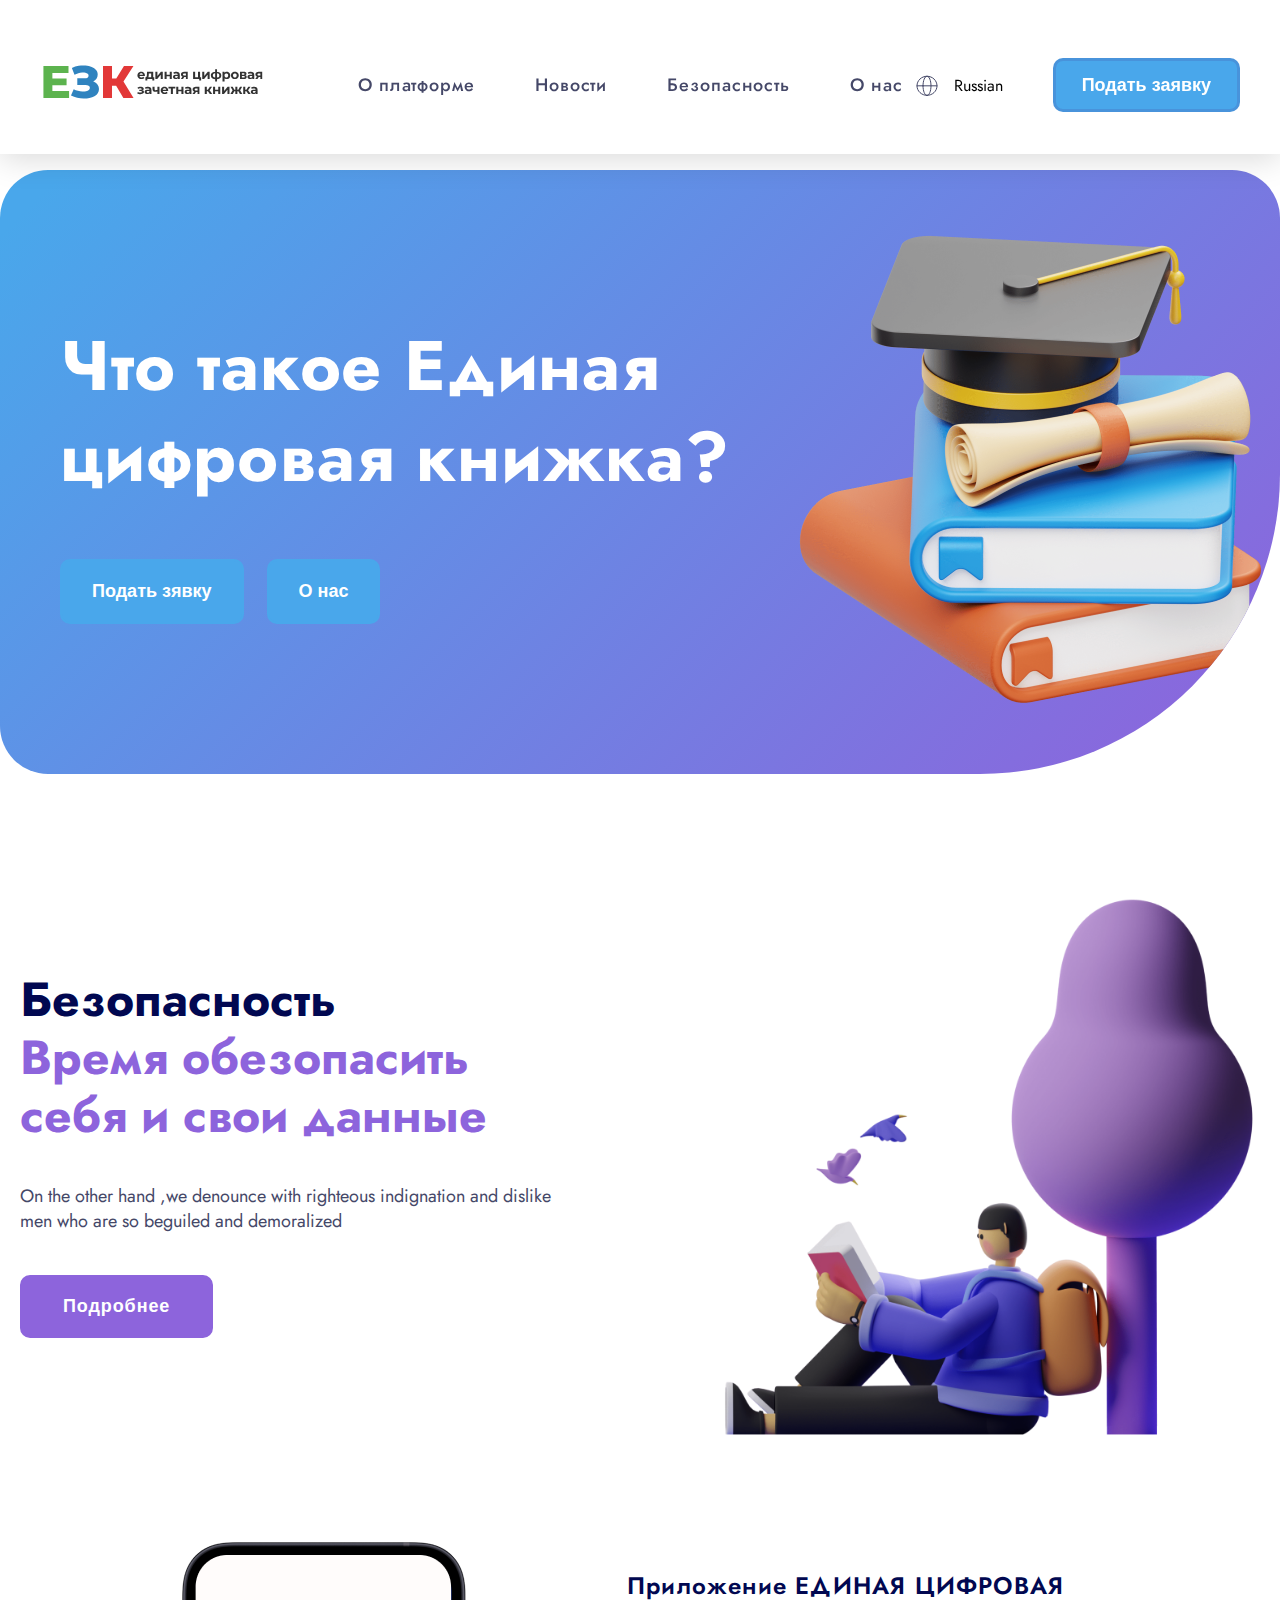
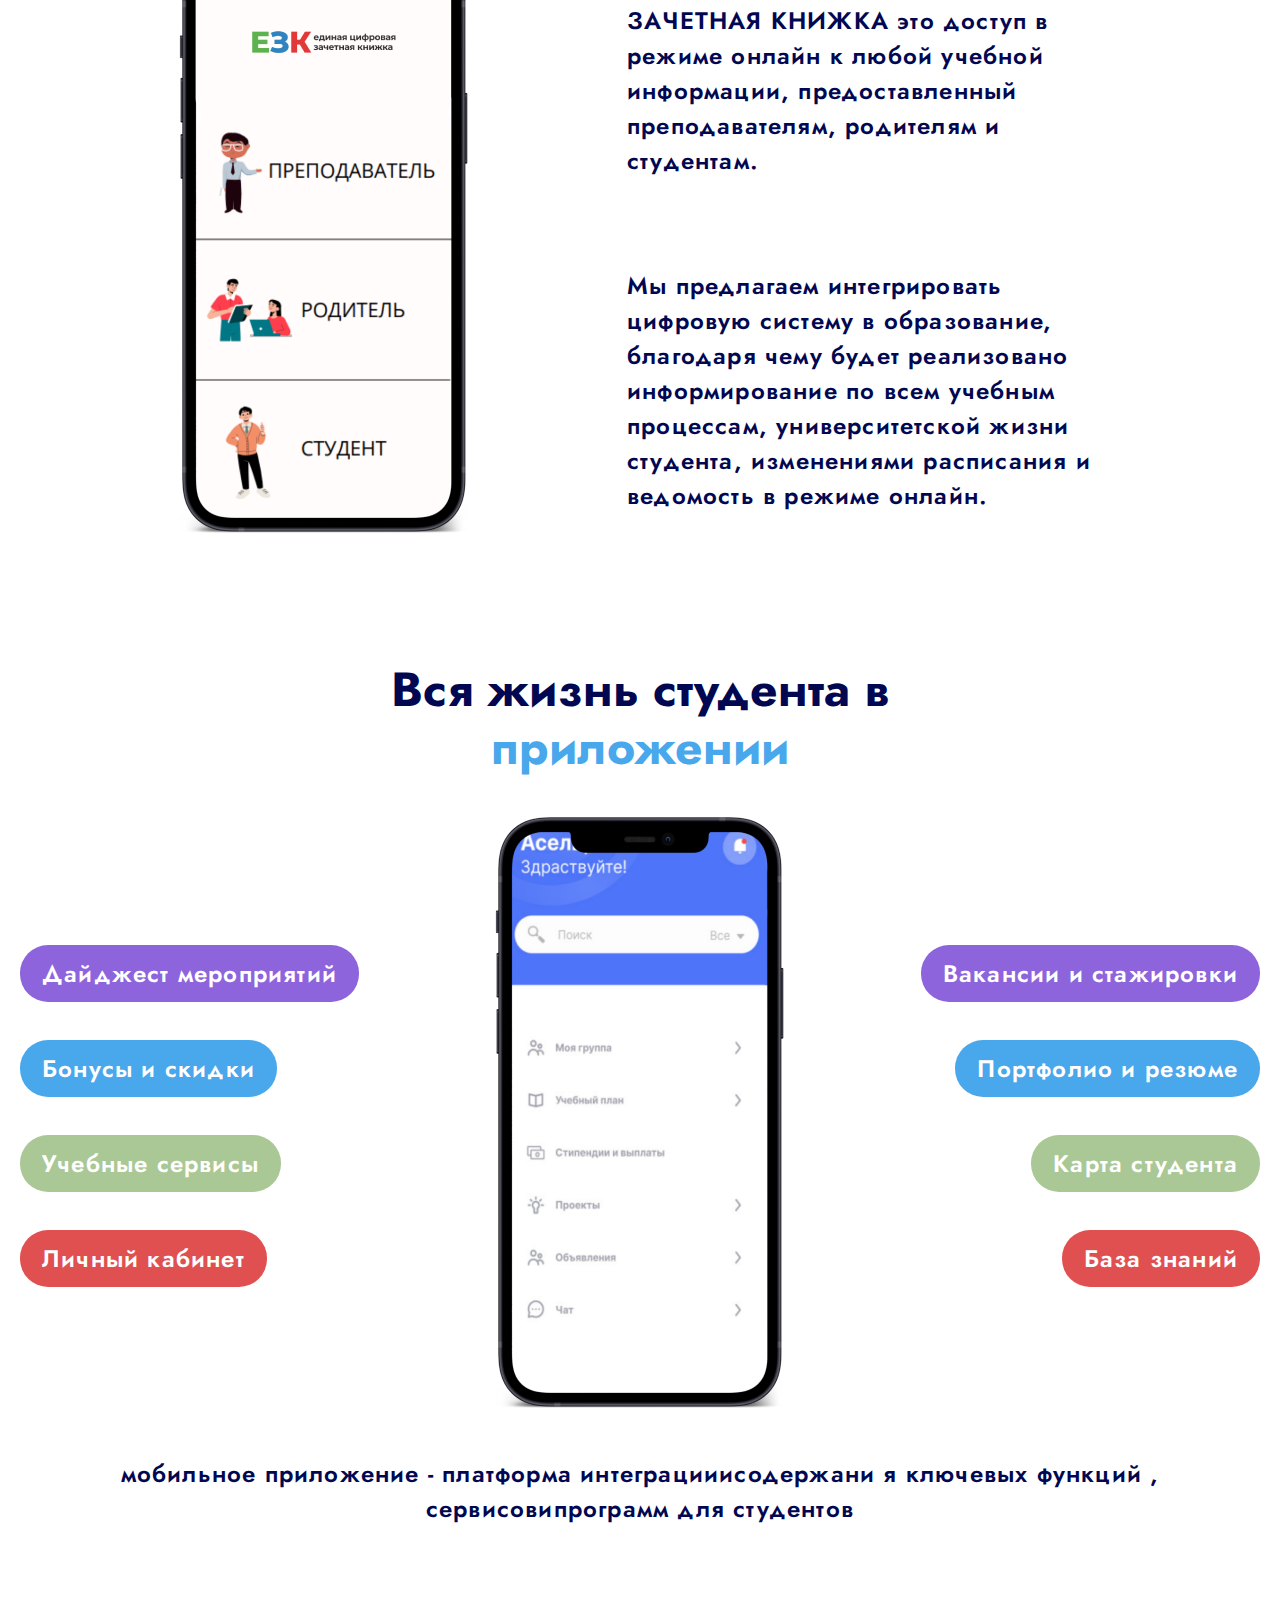
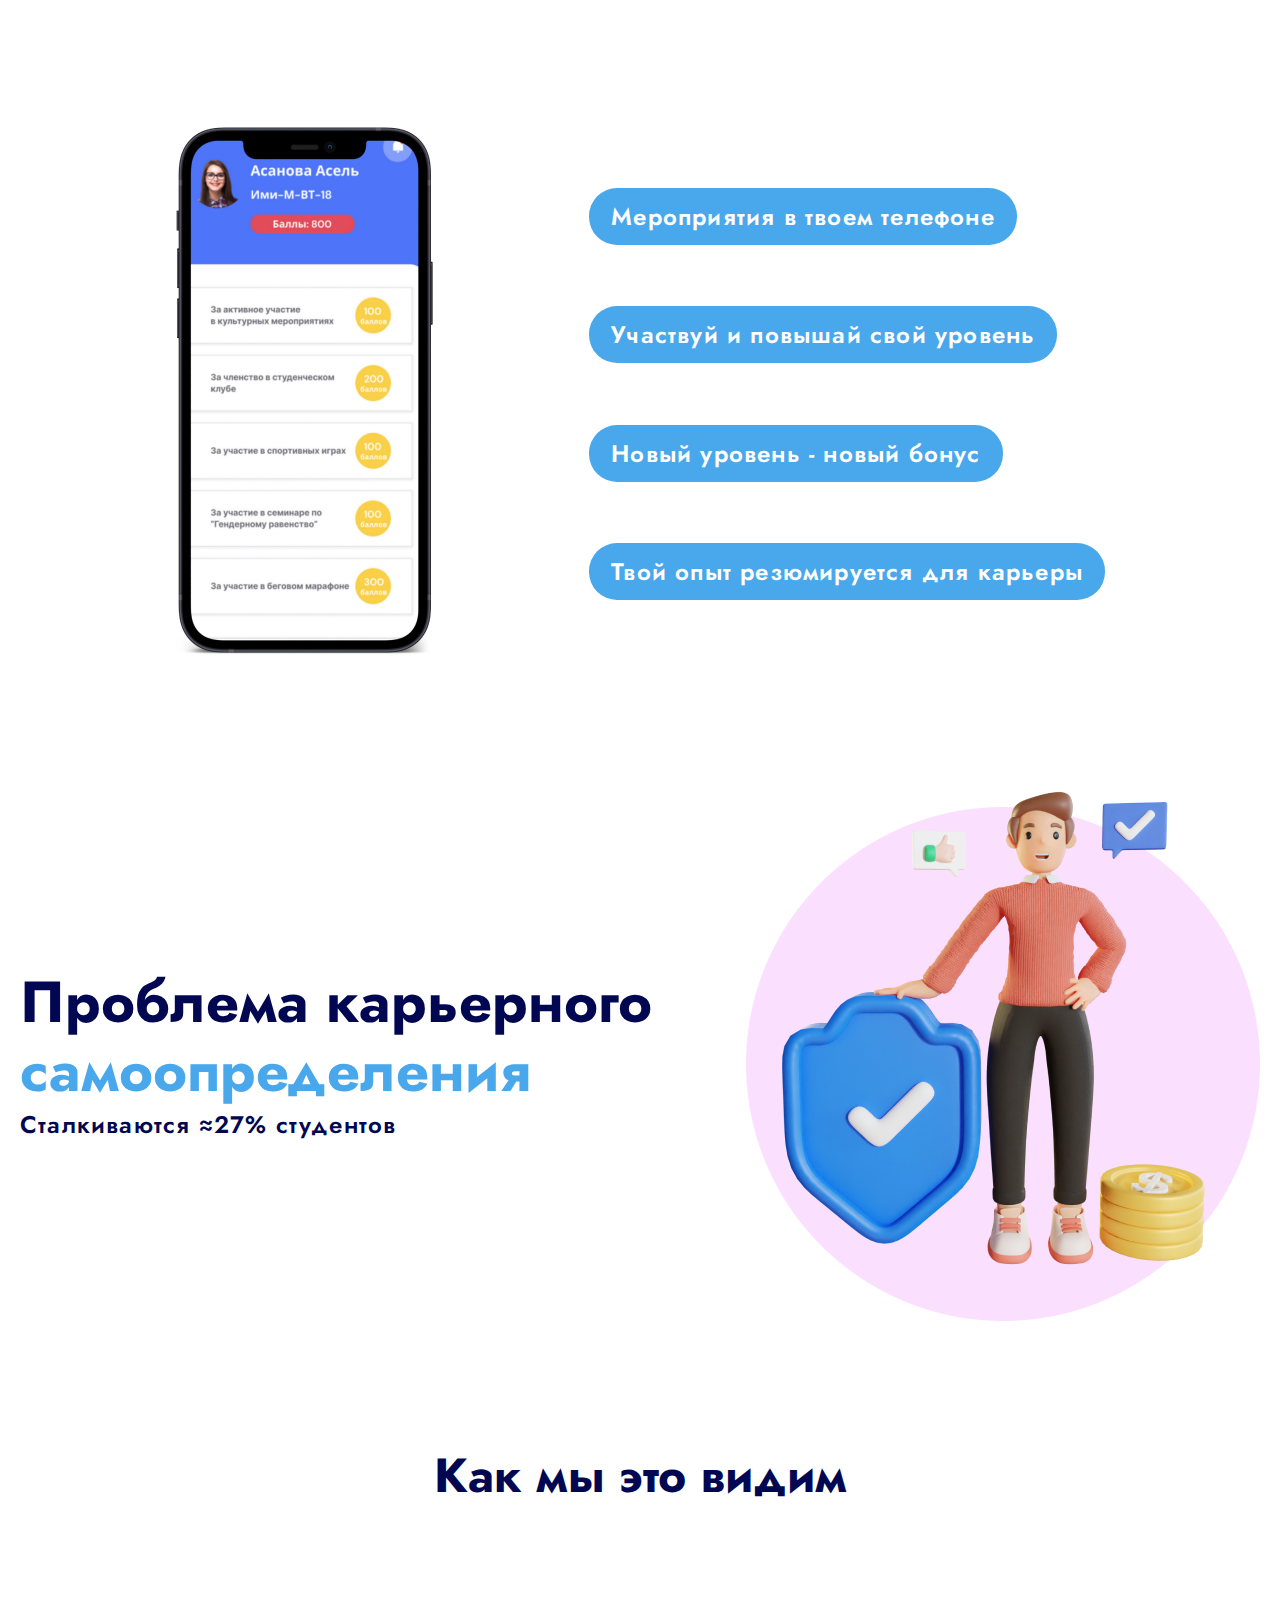
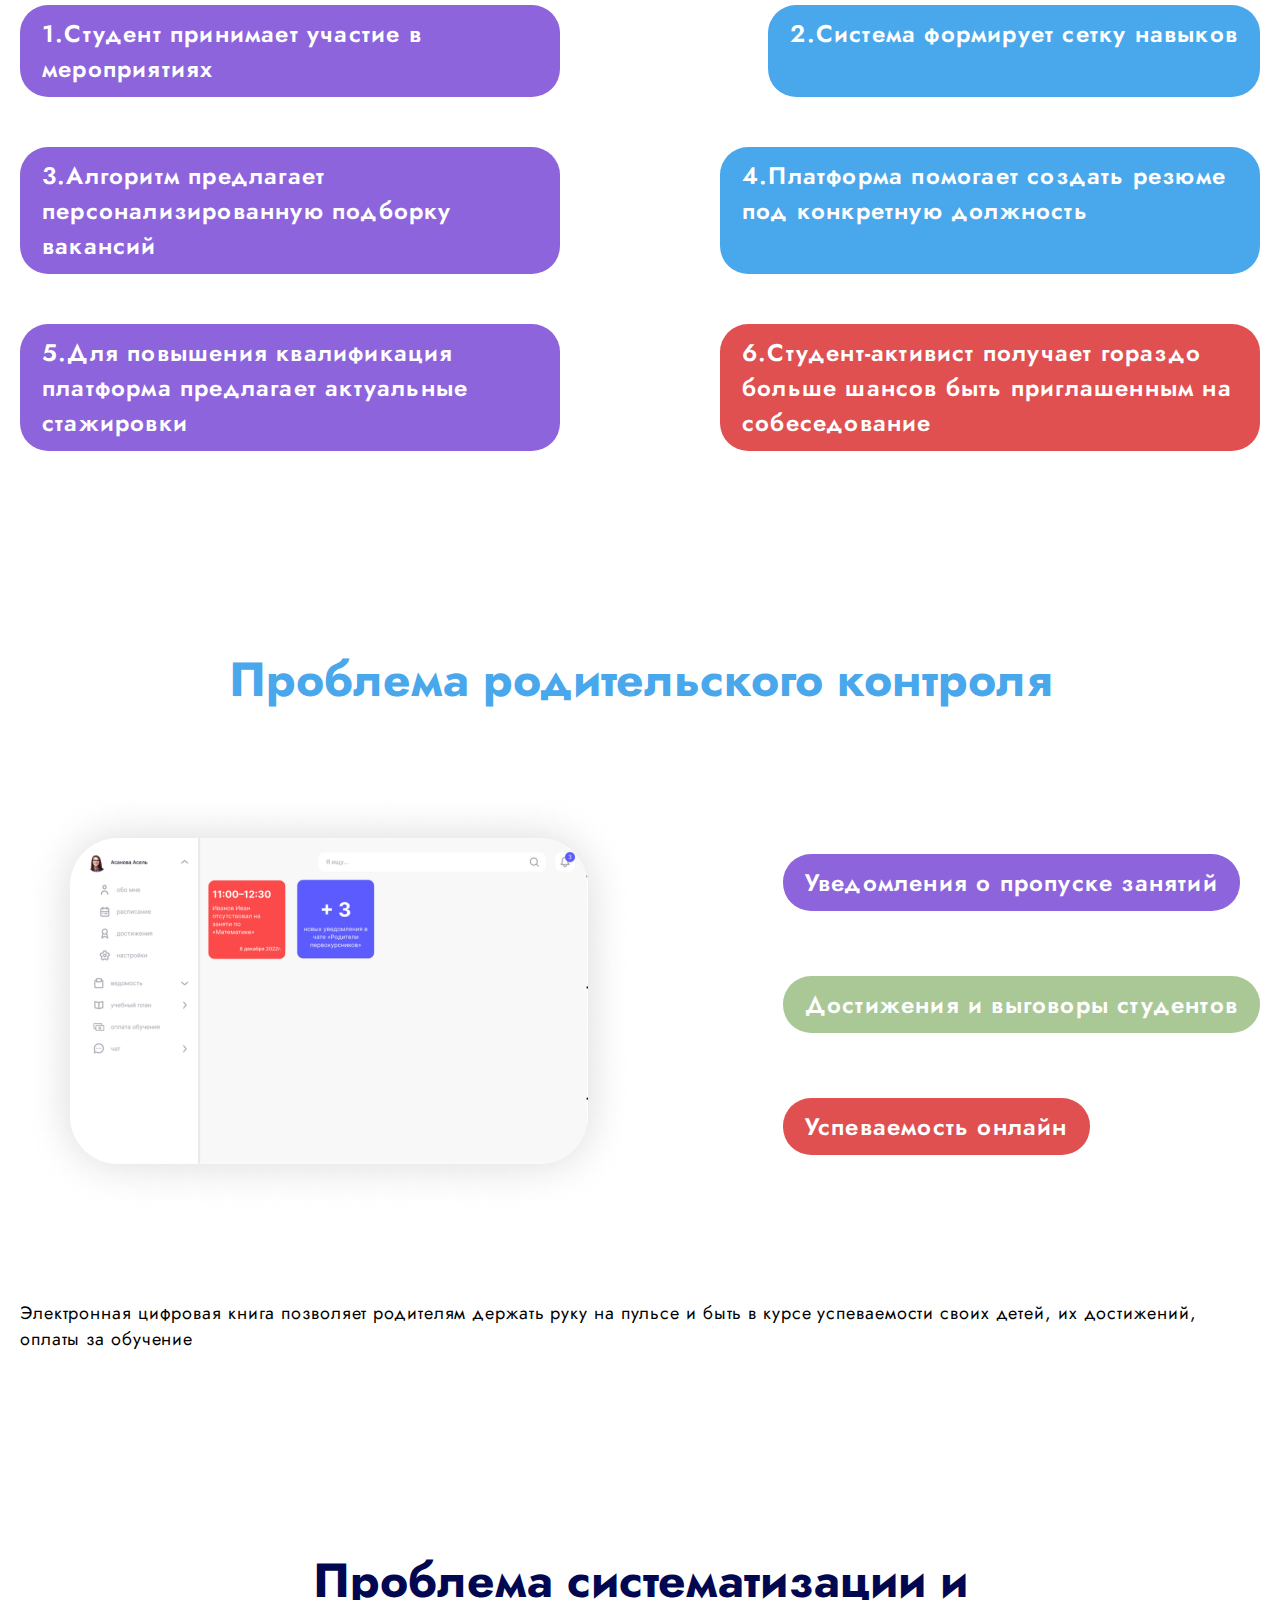
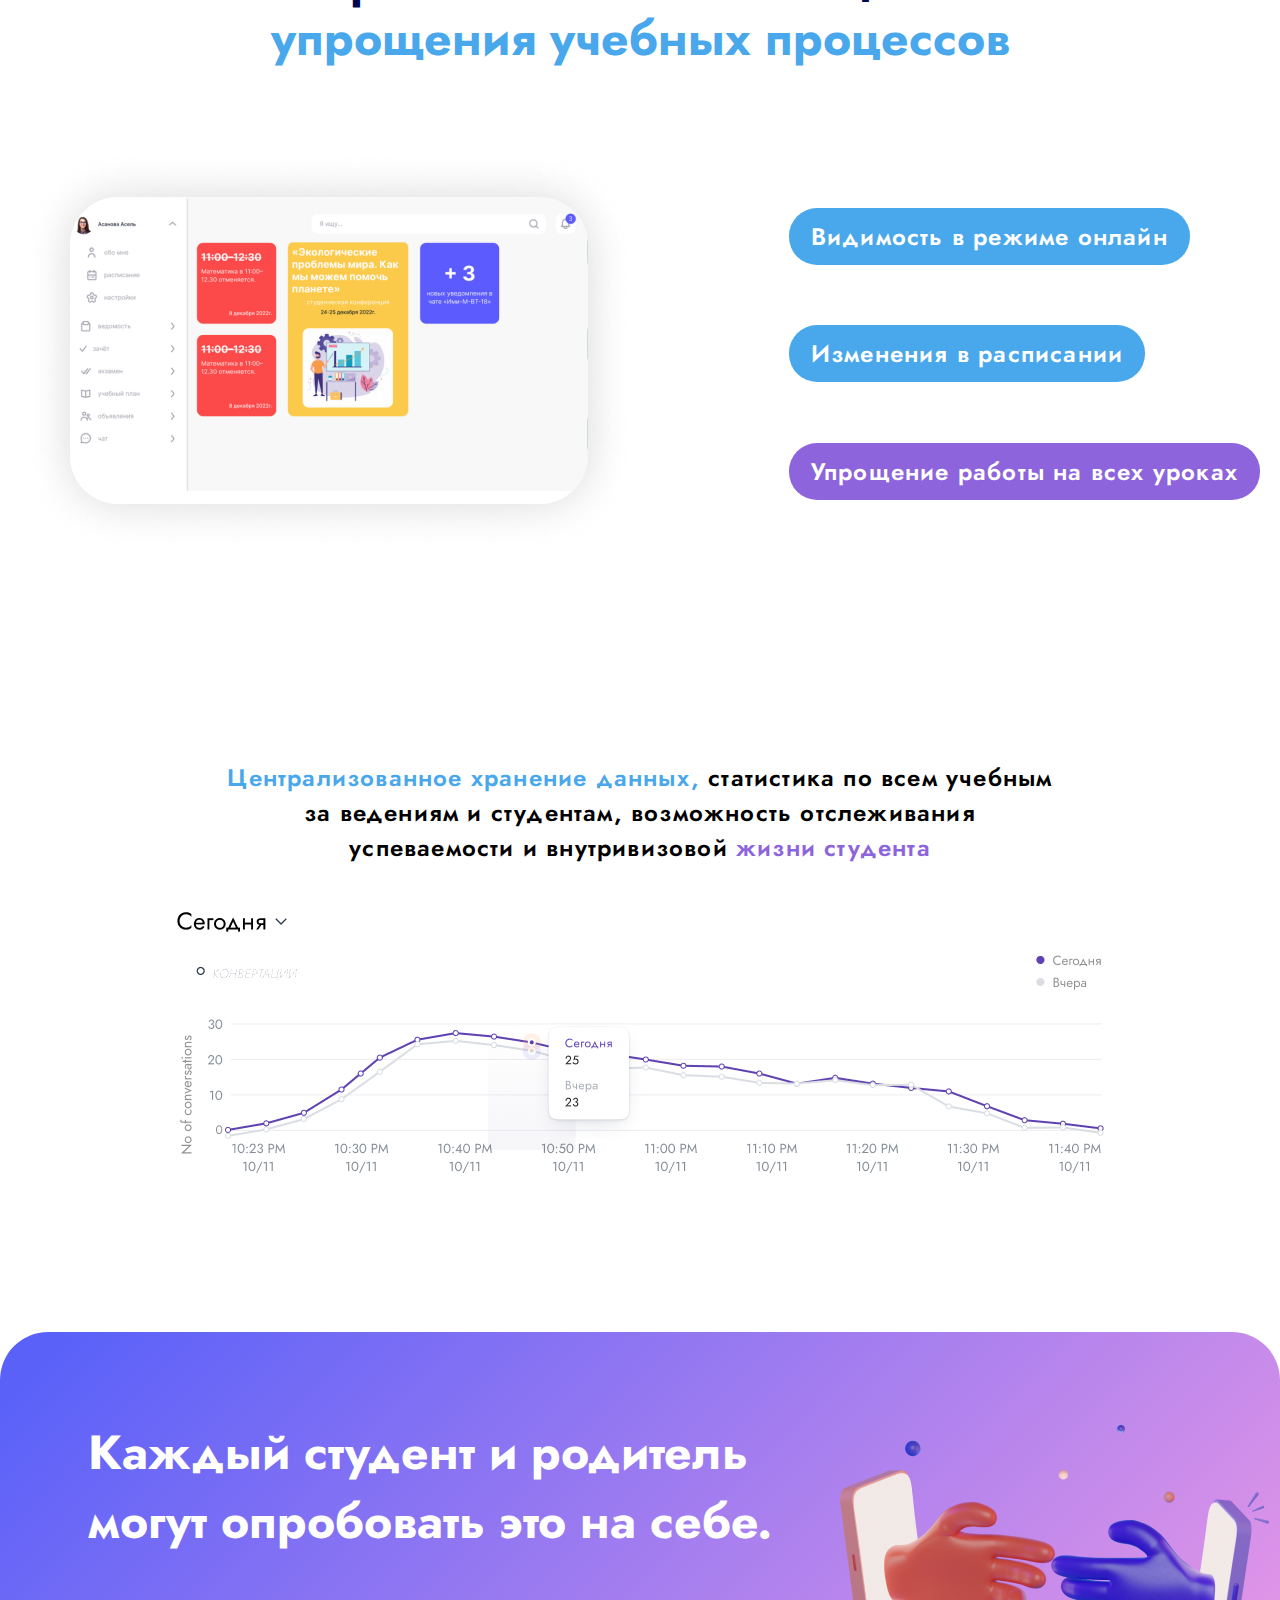
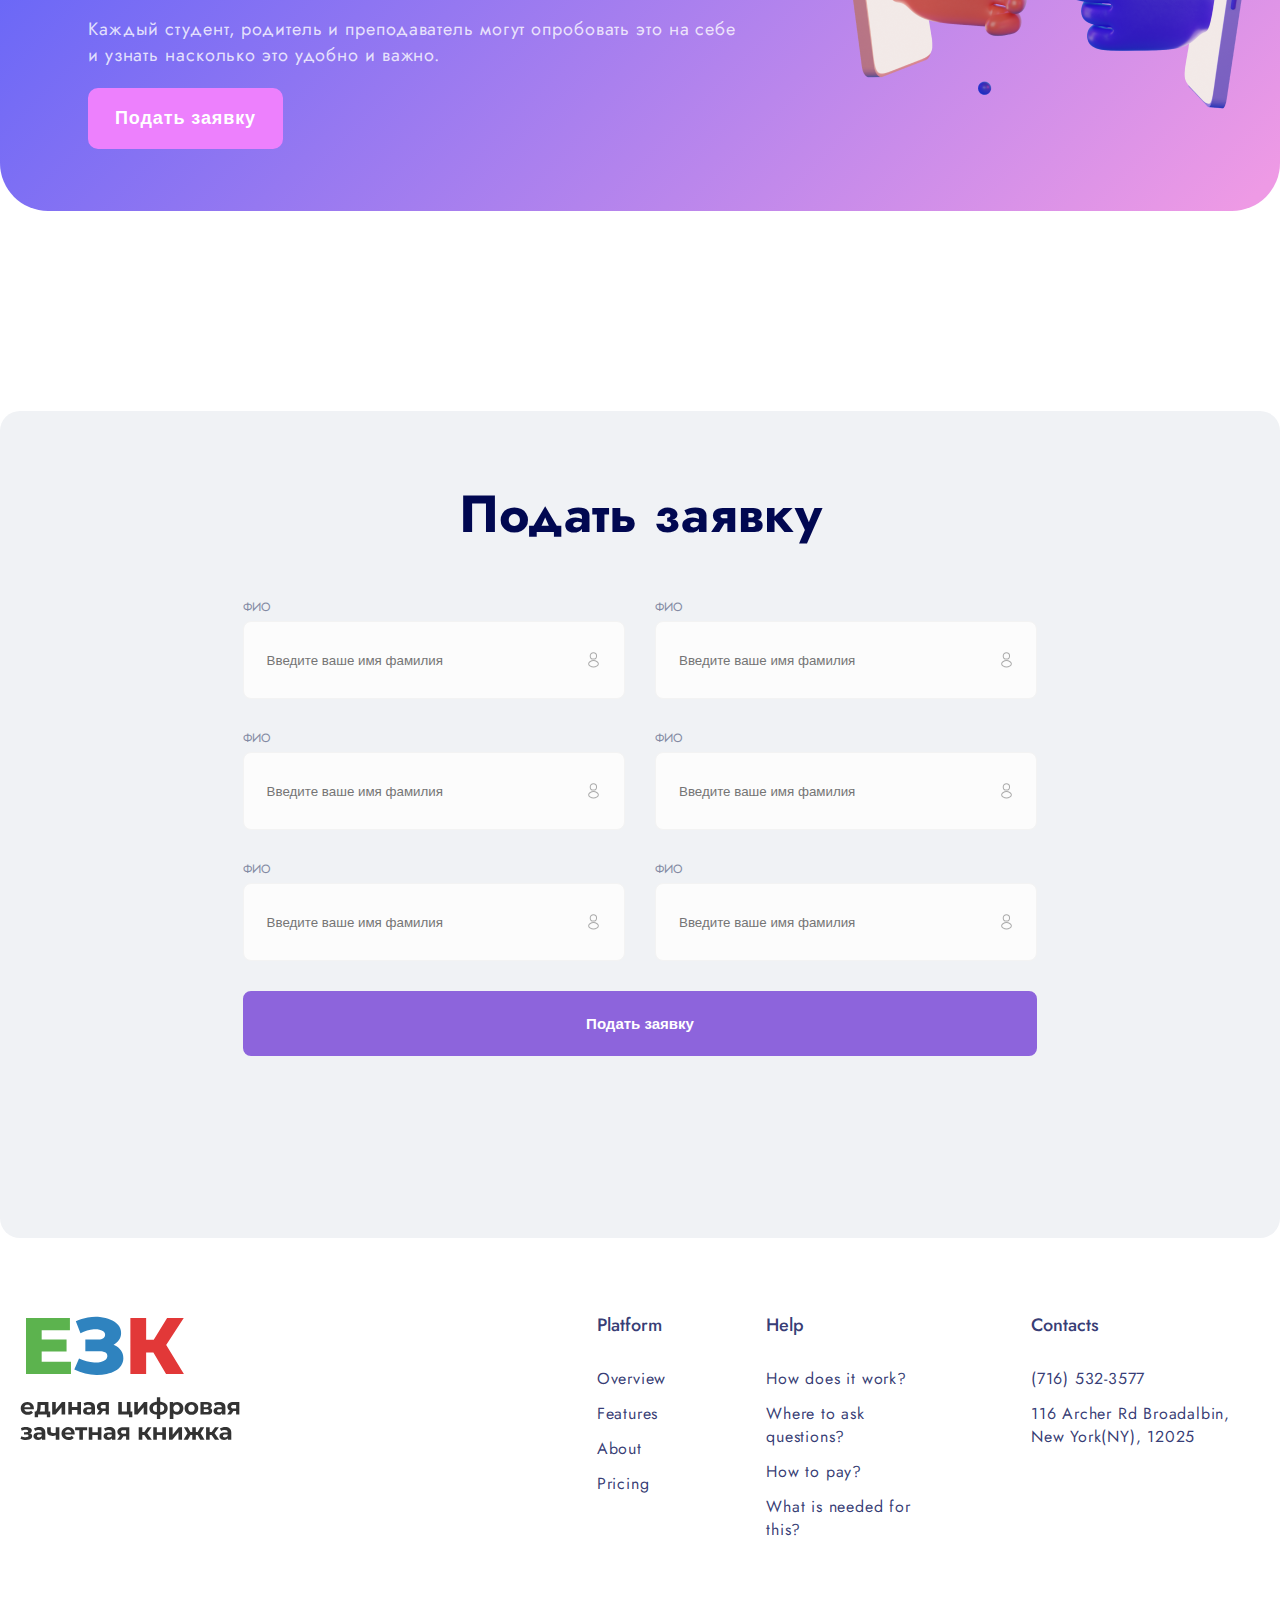
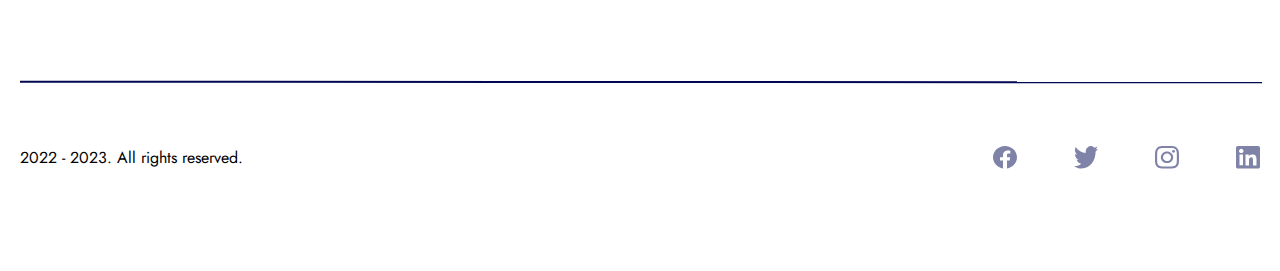
<file: static/pages/AboutPlatform.html>
<!DOCTYPE html>
<html lang="en">
  <head>
    <meta charset="UTF-8" />
    <meta http-equiv="X-UA-Compatible" content="IE=edge" />
    <meta name="viewport" content="width=device-width, initial-scale=1.0" />
    <title>Document</title>
    <link rel="stylesheet" href="../css/index.css" />
  </head>
  <body>
    <header class="header">
      <div class="header__content">
        <div class="header__box">
          <div class="header__fix">
            <a href="./index.html">
              <svg
                width="225"
                height="50"
                viewBox="0 0 225 50"
                fill="none"
                xmlns="http://www.w3.org/2000/svg"
                class="header__logo"
              >
                <path
                  d="M11.7355 21.4105H26.576V28.1686H11.7355V21.4105ZM12.3747 34.0135H29.0875V41H3.42474V9.03574H28.4939V16.0222H12.3747V34.0135Z"
                  fill="#5CB34E"
                />
                <path
                  d="M30.9964 38.5342L33.6905 32.187C35.0604 32.8872 36.4912 33.4199 37.9829 33.7852C39.4746 34.1505 40.9206 34.3636 42.3209 34.4245C43.7212 34.4854 44.9846 34.3941 46.1109 34.1505C47.2677 33.8765 48.181 33.4656 48.8507 32.9176C49.5205 32.3696 49.8553 31.6543 49.8553 30.7714C49.8553 29.7973 49.4444 29.0971 48.6224 28.6709C47.8309 28.2143 46.7807 27.986 45.4717 27.986H37.2979V21.3648H44.741C45.9587 21.3648 46.9024 21.1213 47.5722 20.6342C48.2419 20.1471 48.5768 19.4926 48.5768 18.6707C48.5768 17.8792 48.2876 17.2551 47.7092 16.7985C47.1308 16.3114 46.3545 15.9765 45.3803 15.7939C44.4062 15.5808 43.3103 15.5047 42.0926 15.5656C40.8749 15.6265 39.6115 15.8548 38.3025 16.2505C36.9935 16.6158 35.7302 17.1181 34.5125 17.7574L31.864 10.9993C34.0254 9.93378 36.2934 9.20317 38.6678 8.80742C41.0423 8.41167 43.3559 8.32035 45.6087 8.53344C47.8614 8.74654 49.901 9.24883 51.7275 10.0403C53.5541 10.8014 55.0001 11.8212 56.0655 13.0998C57.1614 14.3783 57.7094 15.8852 57.7094 17.6204C57.7094 19.1425 57.2984 20.4972 56.4765 21.6845C55.6546 22.8717 54.5434 23.8002 53.1431 24.4699C51.7427 25.1396 50.1293 25.4745 48.3028 25.4745L48.5311 23.5566C50.6316 23.5566 52.4581 23.922 54.0107 24.6526C55.5937 25.3832 56.8114 26.3878 57.6637 27.6663C58.5466 28.9145 58.988 30.3605 58.988 32.0043C58.988 33.5569 58.577 34.942 57.7551 36.1597C56.9636 37.3469 55.8524 38.3515 54.4217 39.1735C52.9909 39.9954 51.347 40.6043 49.49 41C47.6635 41.4262 45.7 41.6241 43.5995 41.5936C41.499 41.5936 39.368 41.3349 37.2066 40.8173C35.0757 40.2998 33.0056 39.5388 30.9964 38.5342Z"
                  fill="#2F83BF"
                />
                <path
                  d="M83.375 41L74.3793 25.7941L81.6398 21.5018L93.5579 41H83.375ZM63.0092 41V9.03574H72.0049V41H63.0092ZM69.402 28.7623V21.4561H81.0005V28.7623H69.402ZM82.5074 25.9768L74.151 25.0635L83.9686 9.03574H93.4666L82.5074 25.9768Z"
                  fill="#E23838"
                />
                <path
                  d="M101.484 22.1061C100.67 22.1061 99.954 21.9469 99.3349 21.6285C98.7246 21.3101 98.2515 20.8768 97.9154 20.3284C97.5793 19.7712 97.4113 19.1389 97.4113 18.4313C97.4113 17.7149 97.5749 17.0826 97.9021 16.5342C98.2382 15.977 98.6937 15.5437 99.2686 15.2341C99.8434 14.9157 100.493 14.7565 101.219 14.7565C101.917 14.7565 102.545 14.9069 103.103 15.2076C103.669 15.4995 104.115 15.924 104.442 16.4812C104.77 17.0295 104.933 17.6884 104.933 18.4579C104.933 18.5375 104.929 18.6303 104.92 18.7365C104.911 18.8338 104.902 18.9266 104.894 19.0151H99.0961V17.8078H103.806L103.01 18.166C103.01 17.7945 102.935 17.4717 102.784 17.1976C102.634 16.9234 102.426 16.7111 102.161 16.5608C101.895 16.4016 101.586 16.322 101.232 16.322C100.878 16.322 100.564 16.4016 100.29 16.5608C100.025 16.7111 99.8169 16.9278 99.6665 17.2108C99.5162 17.485 99.441 17.8122 99.441 18.1925V18.5109C99.441 18.9001 99.525 19.245 99.6931 19.5457C99.87 19.8376 100.113 20.0631 100.423 20.2223C100.741 20.3727 101.113 20.4478 101.537 20.4478C101.917 20.4478 102.249 20.3903 102.532 20.2754C102.824 20.1604 103.089 19.9879 103.328 19.758L104.429 20.952C104.102 21.3234 103.691 21.6109 103.195 21.8143C102.7 22.0088 102.13 22.1061 101.484 22.1061ZM111.164 21.0714V16.5608H108.83L108.79 17.4762C108.772 17.8565 108.75 18.2191 108.723 18.564C108.697 18.9089 108.644 19.2229 108.564 19.5059C108.494 19.7801 108.387 20.0145 108.246 20.209C108.104 20.3948 107.914 20.523 107.675 20.5938L105.632 20.3019C105.889 20.3019 106.097 20.2267 106.256 20.0764C106.415 19.9172 106.539 19.7005 106.627 19.4263C106.716 19.1433 106.782 18.8249 106.826 18.4711C106.871 18.1085 106.902 17.7282 106.919 17.3302L107.012 14.8627H113.234V21.0714H111.164ZM105.394 23.5389V20.3019H114.256V23.5389H112.332V22H107.317V23.5389H105.394ZM115.359 22V14.8627H117.415V19.1079L120.891 14.8627H122.788V22H120.732V17.7547L117.269 22H115.359ZM124.579 22V14.8627H126.635V17.6486H129.739V14.8627H131.809V22H129.739V19.3335H126.635V22H124.579ZM137.863 22V20.607L137.73 20.3019V17.8078C137.73 17.3656 137.593 17.0207 137.319 16.773C137.053 16.5254 136.642 16.4016 136.085 16.4016C135.705 16.4016 135.329 16.4635 134.957 16.5873C134.595 16.7023 134.285 16.8615 134.029 17.0649L133.286 15.6189C133.675 15.3447 134.144 15.1324 134.692 14.9821C135.24 14.8317 135.798 14.7565 136.364 14.7565C137.451 14.7565 138.296 15.013 138.897 15.526C139.499 16.039 139.8 16.8394 139.8 17.9272V22H137.863ZM135.687 22.1061C135.13 22.1061 134.652 22.0133 134.254 21.8275C133.856 21.633 133.551 21.3721 133.339 21.0448C133.127 20.7176 133.02 20.3505 133.02 19.9437C133.02 19.5192 133.122 19.1477 133.326 18.8293C133.538 18.5109 133.87 18.2633 134.321 18.0864C134.772 17.9007 135.36 17.8078 136.085 17.8078H137.982V19.0151H136.311C135.824 19.0151 135.488 19.0947 135.302 19.2539C135.125 19.413 135.037 19.612 135.037 19.8508C135.037 20.1162 135.139 20.3284 135.342 20.4876C135.554 20.638 135.842 20.7132 136.204 20.7132C136.549 20.7132 136.859 20.6336 137.133 20.4744C137.407 20.3063 137.606 20.0631 137.73 19.7447L138.048 20.6999C137.898 21.1598 137.624 21.5091 137.226 21.7479C136.828 21.9867 136.315 22.1061 135.687 22.1061ZM145.896 22V19.6253L146.188 19.957H144.211C143.185 19.957 142.38 19.7447 141.796 19.3202C141.213 18.8957 140.921 18.2854 140.921 17.4894C140.921 16.6404 141.226 15.9903 141.836 15.5393C142.455 15.0882 143.287 14.8627 144.33 14.8627H147.74V22H145.896ZM140.815 22L142.712 19.2804H144.821L143.017 22H140.815ZM145.896 18.9885V16.0168L146.188 16.5475H144.37C143.946 16.5475 143.614 16.6271 143.375 16.7863C143.145 16.9455 143.03 17.202 143.03 17.5558C143.03 18.2368 143.468 18.5773 144.344 18.5773H146.188L145.896 18.9885ZM153.088 22V14.8627H155.144V20.3019H158.023V14.8627H160.093V22H153.088ZM159.204 23.5389V21.9735L159.681 22H158.023V20.3019H161.127V23.5389H159.204ZM162.23 22V14.8627H164.286V19.1079L167.762 14.8627H169.659V22H167.603V17.7547L164.14 22H162.23ZM176.252 22.1592C176.234 22.1592 176.186 22.1592 176.106 22.1592C176.026 22.1592 175.951 22.1592 175.88 22.1592C175.81 22.1592 175.761 22.1592 175.734 22.1592C174.187 22.1327 172.988 21.801 172.139 21.1642C171.29 20.5274 170.866 19.6076 170.866 18.4048C170.866 17.2197 171.286 16.3176 172.126 15.6985C172.975 15.0705 174.191 14.7521 175.774 14.7433C175.792 14.7433 175.836 14.7433 175.907 14.7433C175.987 14.7433 176.062 14.7433 176.132 14.7433C176.203 14.7433 176.247 14.7433 176.265 14.7433C177.866 14.7433 179.104 15.0528 179.98 15.6719C180.864 16.291 181.306 17.202 181.306 18.4048C181.306 19.6253 180.864 20.5584 179.98 21.204C179.104 21.8408 177.862 22.1592 176.252 22.1592ZM176.186 20.5672C176.92 20.5672 177.517 20.4921 177.977 20.3417C178.436 20.1825 178.772 19.9437 178.985 19.6253C179.206 19.2981 179.316 18.8912 179.316 18.4048C179.316 17.9361 179.21 17.5513 178.998 17.2506C178.786 16.9411 178.445 16.7111 177.977 16.5608C177.517 16.4104 176.92 16.3352 176.186 16.3352C176.159 16.3352 176.106 16.3352 176.026 16.3352C175.947 16.3352 175.894 16.3352 175.867 16.3352C175.16 16.3352 174.585 16.4148 174.143 16.574C173.7 16.7332 173.377 16.9632 173.174 17.2639C172.971 17.5646 172.869 17.9449 172.869 18.4048C172.869 18.8824 172.971 19.2804 173.174 19.5988C173.377 19.9172 173.7 20.156 174.143 20.3152C174.585 20.4744 175.16 20.5584 175.867 20.5672C175.894 20.5672 175.947 20.5672 176.026 20.5672C176.106 20.5672 176.159 20.5672 176.186 20.5672ZM175.137 24.5737V12.1563H177.035V24.5737H175.137ZM186.714 22.1061C186.113 22.1061 185.587 21.9735 185.135 21.7081C184.684 21.4428 184.331 21.0404 184.074 20.5009C183.827 19.9526 183.703 19.2627 183.703 18.4313C183.703 17.5911 183.822 16.9013 184.061 16.3618C184.3 15.8223 184.645 15.4199 185.096 15.1545C185.547 14.8892 186.086 14.7565 186.714 14.7565C187.386 14.7565 187.988 14.9113 188.518 15.2209C189.058 15.5216 189.482 15.9461 189.792 16.4944C190.11 17.0428 190.27 17.6884 190.27 18.4313C190.27 19.1831 190.11 19.8332 189.792 20.3815C189.482 20.9298 189.058 21.3544 188.518 21.6551C187.988 21.9558 187.386 22.1061 186.714 22.1061ZM182.495 24.5737V14.8627H184.472V16.322L184.432 18.4446L184.565 20.554V24.5737H182.495ZM186.356 20.408C186.701 20.408 187.006 20.3284 187.271 20.1692C187.546 20.01 187.762 19.7845 187.921 19.4926C188.089 19.1919 188.174 18.8382 188.174 18.4313C188.174 18.0157 188.089 17.6619 187.921 17.37C187.762 17.0782 187.546 16.8526 187.271 16.6934C187.006 16.5342 186.701 16.4546 186.356 16.4546C186.011 16.4546 185.702 16.5342 185.427 16.6934C185.153 16.8526 184.936 17.0782 184.777 17.37C184.618 17.6619 184.539 18.0157 184.539 18.4313C184.539 18.8382 184.618 19.1919 184.777 19.4926C184.936 19.7845 185.153 20.01 185.427 20.1692C185.702 20.3284 186.011 20.408 186.356 20.408ZM194.864 22.1061C194.104 22.1061 193.427 21.9469 192.834 21.6285C192.251 21.3101 191.786 20.8768 191.441 20.3284C191.105 19.7712 190.937 19.1389 190.937 18.4313C190.937 17.7149 191.105 17.0826 191.441 16.5342C191.786 15.977 192.251 15.5437 192.834 15.2341C193.427 14.9157 194.104 14.7565 194.864 14.7565C195.616 14.7565 196.288 14.9157 196.881 15.2341C197.473 15.5437 197.938 15.9726 198.274 16.521C198.61 17.0693 198.778 17.7061 198.778 18.4313C198.778 19.1389 198.61 19.7712 198.274 20.3284C197.938 20.8768 197.473 21.3101 196.881 21.6285C196.288 21.9469 195.616 22.1061 194.864 22.1061ZM194.864 20.408C195.209 20.408 195.519 20.3284 195.793 20.1692C196.067 20.01 196.284 19.7845 196.443 19.4926C196.602 19.1919 196.682 18.8382 196.682 18.4313C196.682 18.0157 196.602 17.6619 196.443 17.37C196.284 17.0782 196.067 16.8526 195.793 16.6934C195.519 16.5342 195.209 16.4546 194.864 16.4546C194.519 16.4546 194.21 16.5342 193.936 16.6934C193.661 16.8526 193.44 17.0782 193.272 17.37C193.113 17.6619 193.033 18.0157 193.033 18.4313C193.033 18.8382 193.113 19.1919 193.272 19.4926C193.44 19.7845 193.661 20.01 193.936 20.1692C194.21 20.3284 194.519 20.408 194.864 20.408ZM200.002 22V14.8627H203.651C204.544 14.8627 205.242 15.0263 205.747 15.3535C206.251 15.6719 206.503 16.123 206.503 16.7067C206.503 17.2904 206.264 17.7503 205.786 18.0864C205.318 18.4136 204.694 18.5773 203.916 18.5773L204.128 18.0997C204.995 18.0997 205.64 18.2589 206.065 18.5773C206.498 18.8957 206.715 19.36 206.715 19.9702C206.715 20.5982 206.476 21.0935 205.999 21.4561C205.521 21.8187 204.791 22 203.81 22H200.002ZM201.899 20.5938H203.637C204.018 20.5938 204.301 20.5319 204.486 20.408C204.681 20.2754 204.778 20.0764 204.778 19.811C204.778 19.5369 204.69 19.3379 204.513 19.2141C204.336 19.0814 204.057 19.0151 203.677 19.0151H201.899V20.5938ZM201.899 17.7945H203.465C203.827 17.7945 204.097 17.7282 204.274 17.5956C204.46 17.4629 204.553 17.2727 204.553 17.0251C204.553 16.7686 204.46 16.5785 204.274 16.4546C204.097 16.3308 203.827 16.2689 203.465 16.2689H201.899V17.7945ZM212.328 22V20.607L212.195 20.3019V17.8078C212.195 17.3656 212.058 17.0207 211.784 16.773C211.518 16.5254 211.107 16.4016 210.55 16.4016C210.17 16.4016 209.794 16.4635 209.422 16.5873C209.06 16.7023 208.75 16.8615 208.494 17.0649L207.751 15.6189C208.14 15.3447 208.609 15.1324 209.157 14.9821C209.705 14.8317 210.263 14.7565 210.829 14.7565C211.916 14.7565 212.761 15.013 213.362 15.526C213.964 16.039 214.265 16.8394 214.265 17.9272V22H212.328ZM210.152 22.1061C209.595 22.1061 209.117 22.0133 208.719 21.8275C208.321 21.633 208.016 21.3721 207.804 21.0448C207.592 20.7176 207.485 20.3505 207.485 19.9437C207.485 19.5192 207.587 19.1477 207.791 18.8293C208.003 18.5109 208.335 18.2633 208.786 18.0864C209.237 17.9007 209.825 17.8078 210.55 17.8078H212.447V19.0151H210.776C210.289 19.0151 209.953 19.0947 209.767 19.2539C209.59 19.413 209.502 19.612 209.502 19.8508C209.502 20.1162 209.604 20.3284 209.807 20.4876C210.019 20.638 210.307 20.7132 210.669 20.7132C211.014 20.7132 211.324 20.6336 211.598 20.4744C211.872 20.3063 212.071 20.0631 212.195 19.7447L212.513 20.6999C212.363 21.1598 212.089 21.5091 211.691 21.7479C211.293 21.9867 210.78 22.1061 210.152 22.1061ZM220.361 22V19.6253L220.653 19.957H218.676C217.65 19.957 216.845 19.7447 216.261 19.3202C215.678 18.8957 215.386 18.2854 215.386 17.4894C215.386 16.6404 215.691 15.9903 216.301 15.5393C216.92 15.0882 217.752 14.8627 218.795 14.8627H222.205V22H220.361ZM215.28 22L217.177 19.2804H219.286L217.482 22H215.28ZM220.361 18.9885V16.0168L220.653 16.5475H218.835C218.411 16.5475 218.079 16.6271 217.84 16.7863C217.61 16.9455 217.495 17.202 217.495 17.5558C217.495 18.2368 217.933 18.5773 218.809 18.5773H220.653L220.361 18.9885ZM100.409 37.1327C101.082 37.1327 101.683 37.0442 102.214 36.8673C102.753 36.6816 103.178 36.4207 103.487 36.0846C103.806 35.7397 103.965 35.3373 103.965 34.8774C103.965 34.3379 103.739 33.9133 103.288 33.6038C102.837 33.2854 102.218 33.1262 101.431 33.1262L101.378 33.5375C101.829 33.5375 102.236 33.4623 102.598 33.3119C102.961 33.1527 103.244 32.9361 103.447 32.6619C103.66 32.3877 103.766 32.0782 103.766 31.7332C103.766 31.2999 103.611 30.9328 103.302 30.6321C103.001 30.3314 102.585 30.1015 102.055 29.9423C101.524 29.7831 100.927 29.7123 100.264 29.73C99.8125 29.7389 99.357 29.8008 98.8971 29.9157C98.4372 30.0307 97.9729 30.1855 97.5041 30.3801L98.0082 31.8128C98.4062 31.6536 98.7954 31.5342 99.1757 31.4546C99.556 31.3662 99.923 31.322 100.277 31.322C100.586 31.322 100.843 31.3529 101.046 31.4148C101.25 31.4679 101.404 31.5475 101.511 31.6536C101.617 31.7598 101.67 31.888 101.67 32.0384C101.67 32.1799 101.626 32.3037 101.537 32.4098C101.458 32.5071 101.334 32.5823 101.166 32.6354C100.998 32.6884 100.794 32.7149 100.555 32.7149H99.2686V34.0018H100.728C101.099 34.0018 101.382 34.0637 101.577 34.1875C101.771 34.3025 101.869 34.475 101.869 34.7049C101.869 34.8818 101.807 35.0321 101.683 35.156C101.559 35.2798 101.378 35.3771 101.139 35.4478C100.909 35.5097 100.635 35.5407 100.317 35.5407C99.8744 35.5407 99.4366 35.4965 99.0032 35.408C98.5787 35.3107 98.1851 35.1737 97.8225 34.9968L97.2653 36.4428C97.7252 36.6728 98.2249 36.8452 98.7644 36.9602C99.3128 37.0752 99.8611 37.1327 100.409 37.1327ZM109.517 37V35.607L109.385 35.3019V32.8078C109.385 32.3656 109.247 32.0207 108.973 31.773C108.708 31.5254 108.297 31.4016 107.739 31.4016C107.359 31.4016 106.983 31.4635 106.612 31.5873C106.249 31.7023 105.94 31.8615 105.683 32.0649L104.94 30.6189C105.329 30.3447 105.798 30.1324 106.346 29.9821C106.895 29.8317 107.452 29.7565 108.018 29.7565C109.106 29.7565 109.951 30.013 110.552 30.526C111.153 31.039 111.454 31.8394 111.454 32.9272V37H109.517ZM107.341 37.1061C106.784 37.1061 106.307 37.0133 105.909 36.8275C105.511 36.633 105.206 36.3721 104.993 36.0448C104.781 35.7176 104.675 35.3505 104.675 34.9437C104.675 34.5192 104.777 34.1477 104.98 33.8293C105.192 33.5109 105.524 33.2633 105.975 33.0864C106.426 32.9007 107.014 32.8078 107.739 32.8078H109.637V34.0151H107.965C107.479 34.0151 107.142 34.0947 106.957 34.2539C106.78 34.413 106.691 34.612 106.691 34.8508C106.691 35.1162 106.793 35.3284 106.997 35.4876C107.209 35.638 107.496 35.7132 107.859 35.7132C108.204 35.7132 108.513 35.6336 108.788 35.4744C109.062 35.3063 109.261 35.0631 109.385 34.7447L109.703 35.6999C109.553 36.1598 109.278 36.5091 108.88 36.7479C108.482 36.9867 107.969 37.1061 107.341 37.1061ZM117.55 34.2671C117.258 34.4263 116.936 34.5546 116.582 34.6518C116.228 34.7491 115.839 34.7978 115.414 34.7978C114.477 34.7978 113.756 34.5855 113.252 34.161C112.748 33.7276 112.496 33.0422 112.496 32.1047V29.8627H114.565V31.972C114.565 32.4142 114.68 32.7326 114.91 32.9272C115.14 33.1129 115.463 33.2058 115.879 33.2058C116.179 33.2058 116.467 33.1704 116.741 33.0997C117.024 33.0289 117.294 32.9272 117.55 32.7945V34.2671ZM117.404 37V29.8627H119.474V37H117.404ZM124.751 37.1061C123.937 37.1061 123.221 36.9469 122.602 36.6285C121.992 36.3101 121.518 35.8768 121.182 35.3284C120.846 34.7712 120.678 34.1389 120.678 33.4313C120.678 32.7149 120.842 32.0826 121.169 31.5342C121.505 30.977 121.961 30.5437 122.536 30.2341C123.11 29.9157 123.76 29.7565 124.486 29.7565C125.184 29.7565 125.812 29.9069 126.37 30.2076C126.936 30.4995 127.382 30.924 127.709 31.4812C128.037 32.0295 128.2 32.6884 128.2 33.4579C128.2 33.5375 128.196 33.6303 128.187 33.7365C128.178 33.8338 128.169 33.9266 128.161 34.0151H122.363V32.8078H127.073L126.277 33.166C126.277 32.7945 126.202 32.4717 126.051 32.1976C125.901 31.9234 125.693 31.7111 125.428 31.5608C125.162 31.4016 124.853 31.322 124.499 31.322C124.145 31.322 123.831 31.4016 123.557 31.5608C123.292 31.7111 123.084 31.9278 122.934 32.2108C122.783 32.485 122.708 32.8122 122.708 33.1925V33.5109C122.708 33.9001 122.792 34.245 122.96 34.5457C123.137 34.8376 123.38 35.0631 123.69 35.2223C124.008 35.3727 124.38 35.4478 124.804 35.4478C125.184 35.4478 125.516 35.3903 125.799 35.2754C126.091 35.1604 126.356 34.9879 126.595 34.758L127.696 35.952C127.369 36.3234 126.958 36.6109 126.462 36.8143C125.967 37.0088 125.397 37.1061 124.751 37.1061ZM130.867 37V31.0832L131.331 31.5608H128.453V29.8627H135.338V31.5608H132.459L132.923 31.0832V37H130.867ZM136.242 37V29.8627H138.298V32.6486H141.403V29.8627H143.472V37H141.403V34.3335H138.298V37H136.242ZM149.526 37V35.607L149.394 35.3019V32.8078C149.394 32.3656 149.257 32.0207 148.982 31.773C148.717 31.5254 148.306 31.4016 147.749 31.4016C147.368 31.4016 146.992 31.4635 146.621 31.5873C146.258 31.7023 145.949 31.8615 145.692 32.0649L144.949 30.6189C145.339 30.3447 145.807 30.1324 146.356 29.9821C146.904 29.8317 147.461 29.7565 148.027 29.7565C149.115 29.7565 149.96 30.013 150.561 30.526C151.162 31.039 151.463 31.8394 151.463 32.9272V37H149.526ZM147.351 37.1061C146.793 37.1061 146.316 37.0133 145.918 36.8275C145.52 36.633 145.215 36.3721 145.002 36.0448C144.79 35.7176 144.684 35.3505 144.684 34.9437C144.684 34.5192 144.786 34.1477 144.989 33.8293C145.201 33.5109 145.533 33.2633 145.984 33.0864C146.435 32.9007 147.023 32.8078 147.749 32.8078H149.646V34.0151H147.974C147.488 34.0151 147.152 34.0947 146.966 34.2539C146.789 34.413 146.701 34.612 146.701 34.8508C146.701 35.1162 146.802 35.3284 147.006 35.4876C147.218 35.638 147.505 35.7132 147.868 35.7132C148.213 35.7132 148.522 35.6336 148.797 35.4744C149.071 35.3063 149.27 35.0631 149.394 34.7447L149.712 35.6999C149.562 36.1598 149.287 36.5091 148.889 36.7479C148.491 36.9867 147.979 37.1061 147.351 37.1061ZM157.559 37V34.6253L157.851 34.957H155.874C154.849 34.957 154.044 34.7447 153.46 34.3202C152.876 33.8957 152.584 33.2854 152.584 32.4894C152.584 31.6404 152.89 30.9903 153.5 30.5393C154.119 30.0882 154.95 29.8627 155.994 29.8627H159.403V37H157.559ZM152.478 37L154.375 34.2804H156.485L154.68 37H152.478ZM157.559 33.9885V31.0168L157.851 31.5475H156.034C155.609 31.5475 155.277 31.6271 155.039 31.7863C154.809 31.9455 154.694 32.202 154.694 32.5558C154.694 33.2368 155.132 33.5773 156.007 33.5773H157.851L157.559 33.9885ZM169.806 37L167.418 33.6171L169.103 32.6221L172.247 37H169.806ZM164.751 37V29.8627H166.821V37H164.751ZM166.211 34.2937V32.6354H168.705V34.2937H166.211ZM169.302 33.6701L167.365 33.4579L169.872 29.8627H172.075L169.302 33.6701ZM173.064 37V29.8627H175.12V32.6486H178.225V29.8627H180.294V37H178.225V34.3335H175.12V37H173.064ZM182.077 37V29.8627H184.133V34.1079L187.609 29.8627H189.506V37H187.449V32.7547L183.987 37H182.077ZM199.88 37L197.982 33.6171L199.654 32.6221L202.334 37H199.88ZM196.762 34.2937V32.6354H199.243V34.2937H196.762ZM199.866 33.6701L197.916 33.4579L199.972 29.8627H202.161L199.866 33.6701ZM192.822 37H190.381L193.047 32.6221L194.719 33.6171L192.822 37ZM197.372 37H195.329V29.8627H197.372V37ZM195.939 34.2937H193.472V32.6354H195.939V34.2937ZM192.835 33.6701L190.54 29.8627H192.729L194.772 33.4579L192.835 33.6701ZM208.265 37L205.877 33.6171L207.562 32.6221L210.706 37H208.265ZM203.211 37V29.8627H205.28V37H203.211ZM204.67 34.2937V32.6354H207.164V34.2937H204.67ZM207.761 33.6701L205.824 33.4579L208.331 29.8627H210.534L207.761 33.6701ZM215.666 37V35.607L215.533 35.3019V32.8078C215.533 32.3656 215.396 32.0207 215.122 31.773C214.856 31.5254 214.445 31.4016 213.888 31.4016C213.508 31.4016 213.132 31.4635 212.76 31.5873C212.398 31.7023 212.088 31.8615 211.832 32.0649L211.089 30.6189C211.478 30.3447 211.947 30.1324 212.495 29.9821C213.043 29.8317 213.6 29.7565 214.166 29.7565C215.254 29.7565 216.099 30.013 216.7 30.526C217.302 31.039 217.602 31.8394 217.602 32.9272V37H215.666ZM213.49 37.1061C212.933 37.1061 212.455 37.0133 212.057 36.8275C211.659 36.633 211.354 36.3721 211.142 36.0448C210.929 35.7176 210.823 35.3505 210.823 34.9437C210.823 34.5192 210.925 34.1477 211.128 33.8293C211.341 33.5109 211.672 33.2633 212.123 33.0864C212.574 32.9007 213.163 32.8078 213.888 32.8078H215.785V34.0151H214.113C213.627 34.0151 213.291 34.0947 213.105 34.2539C212.928 34.413 212.84 34.612 212.84 34.8508C212.84 35.1162 212.942 35.3284 213.145 35.4876C213.357 35.638 213.645 35.7132 214.007 35.7132C214.352 35.7132 214.662 35.6336 214.936 35.4744C215.21 35.3063 215.409 35.0631 215.533 34.7447L215.851 35.6999C215.701 36.1598 215.427 36.5091 215.029 36.7479C214.631 36.9867 214.118 37.1061 213.49 37.1061Z"
                  fill="black"
                  fill-opacity="0.8"
                />
              </svg>
            </a>
          </div>
          <ul>
            <li><a href="./AboutPlatform.html">О платформе</a></li>
            <li><a href="./News.html">Новости</a></li>
            <li><a href="./Security.html">Безопасность</a></li>
            <li><a href="./AboutUs.html">О нас</a></li>
          </ul>
        </div>
        <div class="header__block">
          <div>
            <svg
              width="22"
              height="21"
              viewBox="0 0 22 21"
              fill="none"
              xmlns="http://www.w3.org/2000/svg"
            >
              <path
                d="M11 20.3771C16.5228 20.3771 21 16.1002 21 10.8243C21 5.54851 16.5228 1.27161 11 1.27161C5.47715 1.27161 1 5.54851 1 10.8243C1 16.1002 5.47715 20.3771 11 20.3771Z"
                stroke="#454868"
                stroke-linecap="round"
                stroke-linejoin="round"
              />
              <path
                d="M7.00006 10.8243C7.00006 16.1002 8.79092 20.3771 11.0001 20.3771C13.2092 20.3771 15.0001 16.1002 15.0001 10.8243C15.0001 5.54851 13.2092 1.27161 11.0001 1.27161C8.79092 1.27161 7.00006 5.54851 7.00006 10.8243Z"
                stroke="#454868"
                stroke-linecap="round"
                stroke-linejoin="round"
              />
              <path
                d="M1 10.8243H21"
                stroke="#454868"
                stroke-linecap="round"
                stroke-linejoin="round"
              />
            </svg>
            <p>Russian</p>
          </div>
          <button>Подать заявку</button>
        </div>
        <svg
          width="36"
          height="36"
          viewBox="0 0 36 36"
          fill="none"
          xmlns="http://www.w3.org/2000/svg"
          class="burgerBtn"
        >
          <rect width="36" height="36" rx="10" fill="#0099FF"></rect>
          <path
            d="M10 12L25 12M15.1562 17.625L25 17.625M10 23.25L25 23.25"
            stroke="white"
            stroke-width="1.5625"
            stroke-linecap="round"
          ></path>
        </svg>
      </div>
    </header>
    <div class="burger">
      <nav>
        <a href="./AboutPlatform.html" class="active"> О платформе </a>
        <a href="./News.html"> Новости </a>
        <a href="./Security.html">Безопасность</a>
        <a href="./AboutUs.html"> О нас </a>
      </nav>
      <div class="burger__bottom">
        <button>Подать заявку</button>
      </div>
    </div>
    <section class="hero">
      <div
        class="hero__content"
        style="
          background: linear-gradient(134.65deg, #49A7EB 3.4%, #8D64DC 97.69%);
        "
      >
        <div class="hero__info">
          <h1>Что такое Единая цифровая книжка?</h1>
          <p></p>
          <div class="hero__btns">
            <button>Подать зявку</button>
            <button>О нас</button>
          </div>
        </div>
        <div class="hero__img">
          <img src="../img/hero/hero-img-2.png" alt="hero-img" />
        </div>
      </div>
    </section>
    <section class="security">
      <div class="container">
        <div class="security__content">
          <div class="security__info">
            <h2>
              Безопасность <br />
              <span class="text-dark-blue"
                >Время обезопасить <br />
                себя и свои данные</span
              >
            </h2>
            <p>
              On the other hand ,we denounce with righteous indignation and
              dislike men who are so beguiled and demoralized
            </p>
            <button class="btn">Подробнее</button>
          </div>
          <div class="security__img">
            <img src="../img/security/img.png" alt="" />
          </div>
        </div>
      </div>
    </section>
    <section class="suggest">
      <div class="container">
        <div class="suggest__content">
          <div class="suggest__img">
            <img src="../img/suggest/img.png" alt="" />
          </div>
          <div class="suggest__info">
            <p>
              Приложение ЕДИНАЯ ЦИФРОВАЯ ЗАЧЕТНАЯ КНИЖКА это доступ в режиме
              онлайн к любой учебной информации, предоставленный преподавателям,
              родителям и студентам.
            </p>
            <p>
              Мы предлагаем интегрировать цифровую систему в образование,
              благодаря чему будет реализовано информирование по всем учебным
              процессам, университетской жизни студента, изменениями расписания
              и ведомость в режиме онлайн.
            </p>
          </div>
        </div>
      </div>
    </section>
    <section class="live">
      <div class="container">
        <h2 class="title">
          Вся жизнь студента в <br />
          <span class="text-blue">приложении</span>
        </h2>
        <div class="live__content">
          <div class="live__pills">
            <div class="pill purple">Дайджест мероприятий</div>
            <div class="pill blue">Бонусы и скидки</div>
            <div class="pill green">Учебные сервисы</div>
            <div class="pill red">Личный кабинет</div>
          </div>
          <div class="live__img">
            <img src="../img/live/img.png" alt="" />
          </div>
          <div class="live__pills">
            <div class="pill purple">Вакансии и стажировки</div>
            <div class="pill blue">Портфолио и резюме</div>
            <div class="pill green">Карта студента</div>
            <div class="pill red">База знаний</div>
          </div>
        </div>
        <p class="live__info">
          МОБИЛЬНОЕ ПРИЛОЖЕНИЕ - ПЛАТФОРМА ИНТЕГРАЦИИИСОДЕРЖАНИ Я КЛЮЧЕВЫХ
          ФУНКЦИЙ , СЕРВИСОВИПРОГРАММ ДЛЯ СТУДЕНТОВ
        </p>
      </div>
    </section>
    <section class="func">
      <div class="container">
        <div class="func__content">
          <div class="func__img">
            <img src="../img/func/img.png" alt="" />
          </div>
          <div class="func__pills">
            <div class="pill blue">Мероприятия в твоем телефоне</div>
            <div class="pill blue">Участвуй и повышай свой уровень</div>
            <div class="pill blue">Новый уровень - новый бонус</div>
            <div class="pill blue">Твой опыт резюмируется для карьеры</div>
          </div>
        </div>
      </div>
    </section>
    <section class="choose">
      <div class="container">
        <div class="choose__content">
          <div class="choose__info">
            <h2>
              Проблема карьерного
              <span class="text-blue">самоопределения</span>
            </h2>
            <p>Cталкиваются ≈27% студентов</p>
          </div>
          <div class="choose__img">
            <img src="../img/choose/img.png" alt="" />
          </div>
        </div>
      </div>
    </section>
    <section class="vision">
      <div class="container">
        <h2 class="title">Как мы это видим</h2>
        <div class="vision__content">
          <div class="vision__pills">
            <div class="pill purple">
              1.Студент принимает участие в мероприятиях
            </div>
            <div class="pill blue">2.Система формирует сетку навыков</div>
            <div class="pill purple">
              3.Алгоритм предлагает персонализированную подборку вакансий
            </div>
            <div class="pill blue">
              4.Платформа помогает создать резюме под конкретную должность
            </div>
            <div class="pill purple">
              5.Для повышения квалификация платформа предлагает актуальные
              стажировки
            </div>
            <div class="pill red">
              6.Студент-активист получает гораздо больше шансов быть
              приглашенным на собеседование
            </div>
          </div>
        </div>
      </div>
    </section>
    <section class="control">
      <div class="container">
        <h2 class="title">
          <span class="text-blue">Проблема родительского контроля</span>
        </h2>
        <div class="control__content">
          <div class="control__img">
            <img src="../img/control/img.png" alt="" />
          </div>
          <div class="control__info">
            <div class="pill purple">Уведомления о пропуске занятий</div>
            <div class="pill green">Достижения и выговоры студентов</div>
            <div class="pill red">Успеваемость онлайн</div>
          </div>
        </div>
        <p>
          Электронная цифровая книга позволяет родителям держать руку на пульсе
          и быть в курсе успеваемости своих детей, их достижений, оплаты за
          обучение
        </p>
      </div>
    </section>
    <section class="control">
      <div class="container">
        <h2 class="title">
          Проблема систематизации и <br />
          <span class="text-blue">упрощения учебных процессов</span>
        </h2>
        <div class="control__content">
          <div class="control__img">
            <img src="../img/control/img-2.png" alt="" />
          </div>
          <div class="control__info">
            <div class="pill blue">Видимость в режиме онлайн</div>
            <div class="pill blue">Изменения в расписании</div>
            <div class="pill purple">Упрощение работы на всех уроках</div>
          </div>
        </div>
      </div>
    </section>
    <section class="statistic">
      <div class="container">
        <div class="statistic__content">
          <h2>
            <span class="text-blue">Централизованное хранение данных,</span>
            статистика по всем учебным за ведениям и студентам, возможность
            отслеживания успеваемости и внутривизовой
            <span class="text-dark-blue">жизни студента</span>
          </h2>
          <div class="statistic__img">
            <img src="../img/statistic/img.png" alt="" />
          </div>
        </div>
      </div>
    </section>
    <section class="every">
      <div class="every__content">
        <div class="every__box">
          <div class="every__left">
            <h2>Каждый студент и родитель могут опробовать это на себе.</h2>
            <p>
              Каждый студент, родитель и преподаватель могут опробовать это на
              себе и узнать насколько это удобно и важно.
            </p>
            <button>Подать заявку</button>
          </div>
          <div class="every__right">
            <img src="../img/every/img.png" alt="" />
          </div>
        </div>
      </div>
    </section>
    <section class="offer">
      <div class="offer__content">
        <div class="offer__left">
          <img src="../img/offer/img.png" alt="" />
        </div>
        <div class="offer__right">
          <h2>Подать заявку</h2>
          <div class="offer__fix">
            <div class="offer__item">
              <p>ФИО</p>
              <label class="offer__input">
                <input type="text" placeholder="Введите ваше имя фамилия" />
                <svg
                  width="20"
                  height="20"
                  viewBox="0 0 20 20"
                  fill="none"
                  xmlns="http://www.w3.org/2000/svg"
                >
                  <path
                    d="M10.1796 9.02065C10.1032 9.01301 10.0116 9.01301 9.92755 9.02065C8.10965 8.95954 6.66602 7.47008 6.66602 5.6369C6.66602 3.76553 8.17839 2.24551 10.0574 2.24551C11.9288 2.24551 13.4488 3.76553 13.4488 5.6369C13.4412 7.47008 11.9975 8.95954 10.1796 9.02065Z"
                    stroke="#AAAAAA"
                    stroke-width="1.07834"
                    stroke-linecap="round"
                    stroke-linejoin="round"
                  />
                  <path
                    d="M6.35998 11.8392C4.51152 13.0766 4.51152 15.0931 6.35998 16.3228C8.4605 17.7282 11.9054 17.7282 14.0059 16.3228C15.8543 15.0854 15.8543 13.0689 14.0059 11.8392C11.913 10.4414 8.46814 10.4414 6.35998 11.8392Z"
                    stroke="#AAAAAA"
                    stroke-width="1.07834"
                    stroke-linecap="round"
                    stroke-linejoin="round"
                  />
                </svg>
              </label>
            </div>
            <div class="offer__item">
              <p>ФИО</p>
              <label class="offer__input">
                <input type="text" placeholder="Введите ваше имя фамилия" />
                <svg
                  width="20"
                  height="20"
                  viewBox="0 0 20 20"
                  fill="none"
                  xmlns="http://www.w3.org/2000/svg"
                >
                  <path
                    d="M10.1796 9.02065C10.1032 9.01301 10.0116 9.01301 9.92755 9.02065C8.10965 8.95954 6.66602 7.47008 6.66602 5.6369C6.66602 3.76553 8.17839 2.24551 10.0574 2.24551C11.9288 2.24551 13.4488 3.76553 13.4488 5.6369C13.4412 7.47008 11.9975 8.95954 10.1796 9.02065Z"
                    stroke="#AAAAAA"
                    stroke-width="1.07834"
                    stroke-linecap="round"
                    stroke-linejoin="round"
                  />
                  <path
                    d="M6.35998 11.8392C4.51152 13.0766 4.51152 15.0931 6.35998 16.3228C8.4605 17.7282 11.9054 17.7282 14.0059 16.3228C15.8543 15.0854 15.8543 13.0689 14.0059 11.8392C11.913 10.4414 8.46814 10.4414 6.35998 11.8392Z"
                    stroke="#AAAAAA"
                    stroke-width="1.07834"
                    stroke-linecap="round"
                    stroke-linejoin="round"
                  />
                </svg>
              </label>
            </div>
            <div class="offer__item">
              <p>ФИО</p>
              <label class="offer__input">
                <input type="text" placeholder="Введите ваше имя фамилия" />
                <svg
                  width="20"
                  height="20"
                  viewBox="0 0 20 20"
                  fill="none"
                  xmlns="http://www.w3.org/2000/svg"
                >
                  <path
                    d="M10.1796 9.02065C10.1032 9.01301 10.0116 9.01301 9.92755 9.02065C8.10965 8.95954 6.66602 7.47008 6.66602 5.6369C6.66602 3.76553 8.17839 2.24551 10.0574 2.24551C11.9288 2.24551 13.4488 3.76553 13.4488 5.6369C13.4412 7.47008 11.9975 8.95954 10.1796 9.02065Z"
                    stroke="#AAAAAA"
                    stroke-width="1.07834"
                    stroke-linecap="round"
                    stroke-linejoin="round"
                  />
                  <path
                    d="M6.35998 11.8392C4.51152 13.0766 4.51152 15.0931 6.35998 16.3228C8.4605 17.7282 11.9054 17.7282 14.0059 16.3228C15.8543 15.0854 15.8543 13.0689 14.0059 11.8392C11.913 10.4414 8.46814 10.4414 6.35998 11.8392Z"
                    stroke="#AAAAAA"
                    stroke-width="1.07834"
                    stroke-linecap="round"
                    stroke-linejoin="round"
                  />
                </svg>
              </label>
            </div>
            <div class="offer__item">
              <p>ФИО</p>
              <label class="offer__input">
                <input type="text" placeholder="Введите ваше имя фамилия" />
                <svg
                  width="20"
                  height="20"
                  viewBox="0 0 20 20"
                  fill="none"
                  xmlns="http://www.w3.org/2000/svg"
                >
                  <path
                    d="M10.1796 9.02065C10.1032 9.01301 10.0116 9.01301 9.92755 9.02065C8.10965 8.95954 6.66602 7.47008 6.66602 5.6369C6.66602 3.76553 8.17839 2.24551 10.0574 2.24551C11.9288 2.24551 13.4488 3.76553 13.4488 5.6369C13.4412 7.47008 11.9975 8.95954 10.1796 9.02065Z"
                    stroke="#AAAAAA"
                    stroke-width="1.07834"
                    stroke-linecap="round"
                    stroke-linejoin="round"
                  />
                  <path
                    d="M6.35998 11.8392C4.51152 13.0766 4.51152 15.0931 6.35998 16.3228C8.4605 17.7282 11.9054 17.7282 14.0059 16.3228C15.8543 15.0854 15.8543 13.0689 14.0059 11.8392C11.913 10.4414 8.46814 10.4414 6.35998 11.8392Z"
                    stroke="#AAAAAA"
                    stroke-width="1.07834"
                    stroke-linecap="round"
                    stroke-linejoin="round"
                  />
                </svg>
              </label>
            </div>
            <div class="offer__item">
              <p>ФИО</p>
              <label class="offer__input">
                <input type="text" placeholder="Введите ваше имя фамилия" />
                <svg
                  width="20"
                  height="20"
                  viewBox="0 0 20 20"
                  fill="none"
                  xmlns="http://www.w3.org/2000/svg"
                >
                  <path
                    d="M10.1796 9.02065C10.1032 9.01301 10.0116 9.01301 9.92755 9.02065C8.10965 8.95954 6.66602 7.47008 6.66602 5.6369C6.66602 3.76553 8.17839 2.24551 10.0574 2.24551C11.9288 2.24551 13.4488 3.76553 13.4488 5.6369C13.4412 7.47008 11.9975 8.95954 10.1796 9.02065Z"
                    stroke="#AAAAAA"
                    stroke-width="1.07834"
                    stroke-linecap="round"
                    stroke-linejoin="round"
                  />
                  <path
                    d="M6.35998 11.8392C4.51152 13.0766 4.51152 15.0931 6.35998 16.3228C8.4605 17.7282 11.9054 17.7282 14.0059 16.3228C15.8543 15.0854 15.8543 13.0689 14.0059 11.8392C11.913 10.4414 8.46814 10.4414 6.35998 11.8392Z"
                    stroke="#AAAAAA"
                    stroke-width="1.07834"
                    stroke-linecap="round"
                    stroke-linejoin="round"
                  />
                </svg>
              </label>
            </div>
            <div class="offer__item">
              <p>ФИО</p>
              <label class="offer__input">
                <input type="text" placeholder="Введите ваше имя фамилия" />
                <svg
                  width="20"
                  height="20"
                  viewBox="0 0 20 20"
                  fill="none"
                  xmlns="http://www.w3.org/2000/svg"
                >
                  <path
                    d="M10.1796 9.02065C10.1032 9.01301 10.0116 9.01301 9.92755 9.02065C8.10965 8.95954 6.66602 7.47008 6.66602 5.6369C6.66602 3.76553 8.17839 2.24551 10.0574 2.24551C11.9288 2.24551 13.4488 3.76553 13.4488 5.6369C13.4412 7.47008 11.9975 8.95954 10.1796 9.02065Z"
                    stroke="#AAAAAA"
                    stroke-width="1.07834"
                    stroke-linecap="round"
                    stroke-linejoin="round"
                  />
                  <path
                    d="M6.35998 11.8392C4.51152 13.0766 4.51152 15.0931 6.35998 16.3228C8.4605 17.7282 11.9054 17.7282 14.0059 16.3228C15.8543 15.0854 15.8543 13.0689 14.0059 11.8392C11.913 10.4414 8.46814 10.4414 6.35998 11.8392Z"
                    stroke="#AAAAAA"
                    stroke-width="1.07834"
                    stroke-linecap="round"
                    stroke-linejoin="round"
                  />
                </svg>
              </label>
            </div>
          </div>

          <button>Подать заявку</button>
        </div>
      </div>
    </section>
    <section class="footer">
      <div class="container">
        <div class="footer__content">
          <div class="footer__item">
            <div class="footer__fix">
              <svg
                width="240"
                height="154"
                viewBox="0 0 240 154"
                fill="none"
                class="footer__svg"
                xmlns="http://www.w3.org/2000/svg"
              >
                <path
                  d="M22.057 41.1811H49.9501V53.8832H22.057V41.1811ZM23.2585 64.8688H54.6704V78H6.43687V17.9226H53.5547V31.0538H23.2585V64.8688Z"
                  fill="#5CB34E"
                />
                <path
                  d="M58.2583 73.3655L63.322 61.4358C65.8967 62.7518 68.5859 63.7531 71.3895 64.4397C74.1931 65.1263 76.9109 65.5268 79.5429 65.6412C82.1749 65.7557 84.5493 65.584 86.6664 65.1263C88.8406 64.6113 90.5571 63.8389 91.8158 62.809C93.0746 61.7791 93.704 60.4345 93.704 58.7752C93.704 56.9443 92.9316 55.6283 91.3867 54.8273C89.8991 53.969 87.9251 53.5399 85.4648 53.5399H70.1022V41.0953H84.0916C86.3803 41.0953 88.154 40.6376 89.4128 39.7221C90.6715 38.8066 91.3009 37.5765 91.3009 36.0316C91.3009 34.544 90.7573 33.3711 89.6702 32.5128C88.5831 31.5974 87.1241 30.968 85.2932 30.6247C83.4622 30.2242 81.4024 30.0811 79.1138 30.1955C76.8251 30.31 74.4506 30.7391 71.9903 31.4829C69.53 32.1695 67.1555 33.1136 64.8668 34.3151L59.889 21.6131C63.9514 19.6105 68.214 18.2373 72.6769 17.4935C77.1398 16.7496 81.4883 16.578 85.7223 16.9785C89.9563 17.379 93.7898 18.3231 97.2228 19.8107C100.656 21.2412 103.374 23.1579 105.376 25.561C107.436 27.9641 108.466 30.7963 108.466 34.0577C108.466 36.9185 107.693 39.4646 106.149 41.6961C104.604 43.9275 102.515 45.6726 99.8834 46.9314C97.2514 48.1902 94.2189 48.8195 90.786 48.8195L91.2151 45.2149C95.163 45.2149 98.596 45.9015 101.514 47.2747C104.489 48.6479 106.778 50.536 108.38 52.9391C110.039 55.285 110.869 58.0028 110.869 61.0925C110.869 64.0105 110.097 66.6139 108.552 68.9026C107.064 71.134 104.976 73.0222 102.286 74.567C99.5973 76.1119 96.5076 77.2562 93.0174 78C89.5844 78.801 85.8939 79.1729 81.946 79.1157C77.998 79.1157 73.9929 78.6294 69.9305 77.6567C65.9253 76.684 62.0346 75.2536 58.2583 73.3655Z"
                  fill="#2F83BF"
                />
                <path
                  d="M156.705 78L139.797 49.4203L153.443 41.3528L175.844 78H156.705ZM118.427 78V17.9226H135.334V78H118.427ZM130.442 54.9989V41.267H152.242V54.9989H130.442ZM155.074 49.7636L139.368 48.0471L157.821 17.9226H175.672L155.074 49.7636Z"
                  fill="#E23838"
                />
                <path
                  d="M8.42785 121.814C6.89853 121.814 5.55207 121.515 4.38846 120.916C3.24148 120.318 2.35215 119.503 1.72048 118.473C1.0888 117.425 0.772968 116.237 0.772968 114.907C0.772968 113.56 1.08049 112.372 1.69554 111.341C2.32722 110.294 3.1833 109.479 4.26379 108.898C5.34429 108.299 6.56607 108 7.92916 108C9.24237 108 10.4226 108.283 11.4698 108.848C12.5337 109.396 13.3732 110.194 13.9882 111.242C14.6033 112.272 14.9108 113.511 14.9108 114.957C14.9108 115.106 14.9025 115.281 14.8859 115.48C14.8692 115.663 14.8526 115.838 14.836 116.004H3.93964V113.735H12.7914L11.2953 114.408C11.2953 113.71 11.154 113.103 10.8714 112.588C10.5888 112.073 10.1982 111.674 9.6995 111.391C9.20081 111.092 8.61901 110.942 7.95409 110.942C7.28917 110.942 6.69906 111.092 6.18375 111.391C5.68506 111.674 5.29442 112.081 5.01183 112.613C4.72924 113.128 4.58794 113.743 4.58794 114.458V115.056C4.58794 115.788 4.74586 116.436 5.06169 117.001C5.39415 117.55 5.85129 117.974 6.43309 118.273C7.03152 118.556 7.72968 118.697 8.52758 118.697C9.24237 118.697 9.86573 118.589 10.3977 118.373C10.9462 118.157 11.4449 117.833 11.8937 117.4L13.9633 119.644C13.3482 120.343 12.5753 120.883 11.6444 121.265C10.7135 121.631 9.64132 121.814 8.42785 121.814ZM26.6224 119.869V111.391H22.2339L22.1591 113.112C22.1259 113.826 22.0843 114.508 22.0345 115.156C21.9846 115.805 21.8849 116.395 21.7352 116.927C21.6023 117.442 21.4028 117.882 21.1368 118.248C20.8709 118.597 20.5135 118.838 20.0646 118.971L16.2247 118.423C16.7068 118.423 17.0974 118.281 17.3967 117.999C17.6959 117.7 17.9286 117.292 18.0948 116.777C18.261 116.245 18.3857 115.647 18.4688 114.982C18.5519 114.3 18.6101 113.585 18.6434 112.837L18.8179 108.2H30.5122V119.869H26.6224ZM15.7759 124.507V118.423H32.4321V124.507H28.8166V121.614H19.3914V124.507H15.7759ZM34.506 121.614V108.2H38.3708V116.179L44.9036 108.2H48.4693V121.614H44.6044V113.635L38.0965 121.614H34.506ZM51.8344 121.614V108.2H55.6993V113.436H61.534V108.2H65.4237V121.614H61.534V116.602H55.6993V121.614H51.8344ZM76.8022 121.614V118.996L76.5529 118.423V113.735C76.5529 112.904 76.2952 112.256 75.7799 111.79C75.2812 111.325 74.5082 111.092 73.461 111.092C72.7462 111.092 72.0397 111.208 71.3416 111.441C70.66 111.657 70.0782 111.956 69.5962 112.339L68.1998 109.621C68.9312 109.105 69.8123 108.707 70.8429 108.424C71.8735 108.141 72.9208 108 73.9846 108C76.0292 108 77.6167 108.482 78.7471 109.446C79.8775 110.41 80.4426 111.915 80.4426 113.959V121.614H76.8022ZM72.713 121.814C71.6657 121.814 70.7681 121.639 70.02 121.29C69.272 120.924 68.6985 120.434 68.2996 119.819C67.9006 119.204 67.7011 118.514 67.7011 117.749C67.7011 116.952 67.8923 116.253 68.2746 115.655C68.6736 115.056 69.2969 114.591 70.1447 114.259C70.9925 113.91 72.0979 113.735 73.461 113.735H77.0266V116.004H73.8849C72.9706 116.004 72.3389 116.154 71.9899 116.453C71.6574 116.752 71.4912 117.126 71.4912 117.575C71.4912 118.074 71.6823 118.473 72.0647 118.772C72.4636 119.054 73.0039 119.196 73.6854 119.196C74.3337 119.196 74.9155 119.046 75.4308 118.747C75.9461 118.431 76.3201 117.974 76.5529 117.375L77.1513 119.171C76.8687 120.035 76.3534 120.692 75.6054 121.141C74.8573 121.589 73.8932 121.814 72.713 121.814ZM91.9004 121.614V117.151L92.449 117.774H88.7337C86.8055 117.774 85.2928 117.375 84.1957 116.577C83.0986 115.78 82.55 114.633 82.55 113.137C82.55 111.541 83.1235 110.319 84.2705 109.471C85.4341 108.623 86.9966 108.2 88.9582 108.2H95.3663V121.614H91.9004ZM82.3505 121.614L85.9161 116.503H89.8807L86.4896 121.614H82.3505ZM91.9004 115.954V110.369L92.449 111.366H89.033C88.2351 111.366 87.6117 111.516 87.1629 111.815C86.7307 112.114 86.5146 112.596 86.5146 113.261C86.5146 114.541 87.3374 115.181 88.9831 115.181H92.449L91.9004 115.954ZM105.418 121.614V108.2H109.283V118.423H114.694V108.2H118.584V121.614H105.418ZM116.913 124.507V121.564L117.811 121.614H114.694V118.423H120.528V124.507H116.913ZM122.601 121.614V108.2H126.465V116.179L132.998 108.2H136.564V121.614H132.699V113.635L126.191 121.614H122.601ZM148.955 121.913C148.922 121.913 148.831 121.913 148.681 121.913C148.531 121.913 148.39 121.913 148.257 121.913C148.124 121.913 148.033 121.913 147.983 121.913C145.074 121.864 142.821 121.24 141.226 120.043C139.63 118.847 138.832 117.118 138.832 114.857C138.832 112.63 139.622 110.934 141.201 109.77C142.797 108.59 145.082 107.992 148.058 107.975C148.091 107.975 148.174 107.975 148.307 107.975C148.457 107.975 148.598 107.975 148.731 107.975C148.864 107.975 148.947 107.975 148.98 107.975C151.989 107.975 154.316 108.557 155.962 109.721C157.624 110.884 158.455 112.596 158.455 114.857C158.455 117.151 157.624 118.905 155.962 120.118C154.316 121.315 151.981 121.913 148.955 121.913ZM148.831 118.921C150.21 118.921 151.332 118.78 152.197 118.497C153.061 118.198 153.693 117.749 154.092 117.151C154.507 116.536 154.715 115.771 154.715 114.857C154.715 113.976 154.516 113.253 154.117 112.688C153.718 112.106 153.078 111.674 152.197 111.391C151.332 111.109 150.21 110.967 148.831 110.967C148.781 110.967 148.681 110.967 148.531 110.967C148.382 110.967 148.282 110.967 148.232 110.967C146.902 110.967 145.822 111.117 144.991 111.416C144.16 111.715 143.553 112.147 143.171 112.713C142.788 113.278 142.597 113.993 142.597 114.857C142.597 115.755 142.788 116.503 143.171 117.101C143.553 117.7 144.16 118.148 144.991 118.448C145.822 118.747 146.902 118.905 148.232 118.921C148.282 118.921 148.382 118.921 148.531 118.921C148.681 118.921 148.781 118.921 148.831 118.921ZM146.861 126.452V103.113H150.426V126.452H146.861ZM168.619 121.814C167.489 121.814 166.5 121.564 165.652 121.066C164.804 120.567 164.14 119.811 163.658 118.797C163.192 117.766 162.959 116.469 162.959 114.907C162.959 113.328 163.184 112.031 163.633 111.017C164.081 110.003 164.73 109.247 165.577 108.748C166.425 108.249 167.439 108 168.619 108C169.883 108 171.013 108.291 172.011 108.873C173.025 109.438 173.822 110.236 174.404 111.266C175.003 112.297 175.302 113.511 175.302 114.907C175.302 116.32 175.003 117.542 174.404 118.572C173.822 119.603 173.025 120.401 172.011 120.966C171.013 121.531 169.883 121.814 168.619 121.814ZM160.69 126.452V108.2H164.406V110.942L164.331 114.932L164.58 118.896V126.452H160.69ZM167.946 118.622C168.595 118.622 169.168 118.473 169.667 118.173C170.182 117.874 170.589 117.45 170.888 116.902C171.204 116.336 171.362 115.672 171.362 114.907C171.362 114.126 171.204 113.461 170.888 112.912C170.589 112.364 170.182 111.94 169.667 111.64C169.168 111.341 168.595 111.192 167.946 111.192C167.298 111.192 166.716 111.341 166.201 111.64C165.686 111.94 165.278 112.364 164.979 112.912C164.68 113.461 164.53 114.126 164.53 114.907C164.53 115.672 164.68 116.336 164.979 116.902C165.278 117.45 165.686 117.874 166.201 118.173C166.716 118.473 167.298 118.622 167.946 118.622ZM183.938 121.814C182.508 121.814 181.236 121.515 180.123 120.916C179.025 120.318 178.153 119.503 177.504 118.473C176.873 117.425 176.557 116.237 176.557 114.907C176.557 113.56 176.873 112.372 177.504 111.341C178.153 110.294 179.025 109.479 180.123 108.898C181.236 108.299 182.508 108 183.938 108C185.351 108 186.614 108.299 187.728 108.898C188.841 109.479 189.714 110.286 190.346 111.316C190.977 112.347 191.293 113.544 191.293 114.907C191.293 116.237 190.977 117.425 190.346 118.473C189.714 119.503 188.841 120.318 187.728 120.916C186.614 121.515 185.351 121.814 183.938 121.814ZM183.938 118.622C184.586 118.622 185.168 118.473 185.683 118.173C186.198 117.874 186.606 117.45 186.905 116.902C187.204 116.336 187.354 115.672 187.354 114.907C187.354 114.126 187.204 113.461 186.905 112.912C186.606 112.364 186.198 111.94 185.683 111.64C185.168 111.341 184.586 111.192 183.938 111.192C183.289 111.192 182.707 111.341 182.192 111.64C181.677 111.94 181.261 112.364 180.945 112.912C180.646 113.461 180.497 114.126 180.497 114.907C180.497 115.672 180.646 116.336 180.945 116.902C181.261 117.45 181.677 117.874 182.192 118.173C182.707 118.473 183.289 118.622 183.938 118.622ZM193.595 121.614V108.2H200.452C202.131 108.2 203.444 108.507 204.391 109.122C205.339 109.721 205.813 110.568 205.813 111.665C205.813 112.763 205.364 113.627 204.466 114.259C203.585 114.874 202.413 115.181 200.95 115.181L201.349 114.284C202.978 114.284 204.192 114.583 204.99 115.181C205.804 115.78 206.211 116.652 206.211 117.799C206.211 118.98 205.763 119.91 204.865 120.592C203.967 121.273 202.596 121.614 200.751 121.614H193.595ZM197.16 118.971H200.427C201.141 118.971 201.673 118.855 202.022 118.622C202.388 118.373 202.571 117.999 202.571 117.5C202.571 116.985 202.405 116.611 202.072 116.378C201.74 116.129 201.216 116.004 200.501 116.004H197.16V118.971ZM197.16 113.71H200.103C200.784 113.71 201.291 113.585 201.624 113.336C201.973 113.087 202.147 112.729 202.147 112.264C202.147 111.782 201.973 111.424 201.624 111.192C201.291 110.959 200.784 110.843 200.103 110.843H197.16V113.71ZM216.76 121.614V118.996L216.511 118.423V113.735C216.511 112.904 216.253 112.256 215.738 111.79C215.239 111.325 214.467 111.092 213.419 111.092C212.704 111.092 211.998 111.208 211.3 111.441C210.618 111.657 210.036 111.956 209.554 112.339L208.158 109.621C208.89 109.105 209.771 108.707 210.801 108.424C211.832 108.141 212.879 108 213.943 108C215.988 108 217.575 108.482 218.705 109.446C219.836 110.41 220.401 111.915 220.401 113.959V121.614H216.76ZM212.671 121.814C211.624 121.814 210.726 121.639 209.978 121.29C209.23 120.924 208.657 120.434 208.258 119.819C207.859 119.204 207.659 118.514 207.659 117.749C207.659 116.952 207.851 116.253 208.233 115.655C208.632 115.056 209.255 114.591 210.103 114.259C210.951 113.91 212.056 113.735 213.419 113.735H216.985V116.004H213.843C212.929 116.004 212.297 116.154 211.948 116.453C211.616 116.752 211.449 117.126 211.449 117.575C211.449 118.074 211.641 118.473 212.023 118.772C212.422 119.054 212.962 119.196 213.644 119.196C214.292 119.196 214.874 119.046 215.389 118.747C215.904 118.431 216.278 117.974 216.511 117.375L217.11 119.171C216.827 120.035 216.312 120.692 215.564 121.141C214.816 121.589 213.851 121.814 212.671 121.814ZM231.859 121.614V117.151L232.407 117.774H228.692C226.764 117.774 225.251 117.375 224.154 116.577C223.057 115.78 222.508 114.633 222.508 113.137C222.508 111.541 223.082 110.319 224.229 109.471C225.392 108.623 226.955 108.2 228.916 108.2H235.325V121.614H231.859ZM222.309 121.614L225.874 116.503H229.839L226.448 121.614H222.309ZM231.859 115.954V110.369L232.407 111.366H228.991C228.193 111.366 227.57 111.516 227.121 111.815C226.689 112.114 226.473 112.596 226.473 113.261C226.473 114.541 227.296 115.181 228.941 115.181H232.407L231.859 115.954ZM6.40816 148.864C7.6715 148.864 8.80186 148.697 9.79924 148.365C10.8132 148.016 11.6111 147.525 12.1929 146.894C12.7914 146.245 13.0906 145.489 13.0906 144.625C13.0906 143.611 12.6667 142.813 11.8189 142.231C10.9712 141.633 9.80755 141.333 8.32811 141.333L8.22837 142.106C9.07614 142.106 9.8408 141.965 10.5223 141.682C11.2039 141.383 11.7358 140.976 12.1181 140.461C12.5171 139.945 12.7166 139.364 12.7166 138.715C12.7166 137.901 12.4257 137.211 11.8439 136.646C11.2787 136.081 10.4974 135.648 9.50003 135.349C8.50265 135.05 7.3806 134.917 6.13388 134.95C5.2861 134.967 4.43002 135.083 3.56563 135.299C2.70123 135.515 1.82853 135.806 0.947509 136.172L1.89502 138.865C2.64305 138.566 3.37446 138.341 4.08925 138.192C4.80404 138.025 5.49389 137.942 6.15881 137.942C6.74061 137.942 7.22268 138 7.60501 138.117C7.98734 138.217 8.27824 138.366 8.47772 138.566C8.67719 138.765 8.77693 139.006 8.77693 139.289C8.77693 139.555 8.69381 139.787 8.52758 139.987C8.37798 140.17 8.14526 140.311 7.82942 140.411C7.51358 140.511 7.13125 140.56 6.68243 140.56H4.26379V142.979H7.00658C7.70475 142.979 8.23668 143.095 8.60239 143.328C8.96809 143.544 9.15095 143.868 9.15095 144.301C9.15095 144.633 9.03458 144.916 8.80186 145.148C8.56914 145.381 8.22837 145.564 7.77955 145.697C7.34735 145.813 6.83204 145.871 6.23361 145.871C5.40247 145.871 4.57963 145.788 3.7651 145.622C2.9672 145.439 2.22748 145.182 1.54594 144.849L0.498689 147.567C1.36308 147.999 2.30228 148.323 3.31628 148.539C4.34691 148.756 5.37753 148.864 6.40816 148.864ZM23.5262 148.614V145.996L23.2769 145.423V140.735C23.2769 139.904 23.0192 139.256 22.5039 138.79C22.0052 138.325 21.2323 138.092 20.185 138.092C19.4702 138.092 18.7638 138.208 18.0656 138.441C17.3841 138.657 16.8023 138.956 16.3202 139.339L14.9239 136.621C15.6553 136.105 16.5363 135.707 17.5669 135.424C18.5975 135.141 19.6448 135 20.7087 135C22.7533 135 24.3408 135.482 25.4711 136.446C26.6015 137.41 27.1667 138.915 27.1667 140.959V148.614H23.5262ZM19.437 148.814C18.3897 148.814 17.4921 148.639 16.7441 148.29C15.996 147.924 15.4225 147.434 15.0236 146.819C14.6246 146.204 14.4252 145.514 14.4252 144.749C14.4252 143.952 14.6163 143.253 14.9987 142.655C15.3976 142.056 16.021 141.591 16.8687 141.259C17.7165 140.91 18.8219 140.735 20.185 140.735H23.7507V143.004H20.6089C19.6946 143.004 19.063 143.154 18.7139 143.453C18.3814 143.752 18.2152 144.126 18.2152 144.575C18.2152 145.074 18.4064 145.473 18.7887 145.772C19.1876 146.054 19.7279 146.196 20.4094 146.196C21.0577 146.196 21.6395 146.046 22.1548 145.747C22.6702 145.431 23.0442 144.974 23.2769 144.375L23.8753 146.171C23.5927 147.035 23.0774 147.692 22.3294 148.141C21.5814 148.589 20.6172 148.814 19.437 148.814ZM38.6244 143.478C38.0759 143.777 37.4692 144.018 36.8042 144.201C36.1393 144.384 35.4079 144.475 34.61 144.475C32.848 144.475 31.4932 144.076 30.5457 143.278C29.5982 142.464 29.1244 141.175 29.1244 139.413V135.2H33.0142V139.164C33.0142 139.995 33.2303 140.594 33.6625 140.959C34.0947 141.308 34.7014 141.483 35.4827 141.483C36.0479 141.483 36.5881 141.417 37.1034 141.284C37.6354 141.151 38.1424 140.959 38.6244 140.71V143.478ZM38.3502 148.614V135.2H42.2399V148.614H38.3502ZM52.1586 148.814C50.6293 148.814 49.2828 148.515 48.1192 147.916C46.9722 147.318 46.0829 146.503 45.4512 145.473C44.8196 144.425 44.5037 143.237 44.5037 141.907C44.5037 140.56 44.8112 139.372 45.4263 138.341C46.058 137.294 46.9141 136.479 47.9945 135.898C49.075 135.299 50.2968 135 51.6599 135C52.9731 135 54.1534 135.283 55.2006 135.848C56.2645 136.396 57.1039 137.194 57.719 138.242C58.334 139.272 58.6416 140.511 58.6416 141.957C58.6416 142.106 58.6332 142.281 58.6166 142.48C58.6 142.663 58.5834 142.838 58.5668 143.004H47.6704V140.735H56.5221L55.0261 141.408C55.0261 140.71 54.8848 140.103 54.6022 139.588C54.3196 139.073 53.9289 138.674 53.4303 138.391C52.9316 138.092 52.3498 137.942 51.6848 137.942C51.0199 137.942 50.4298 138.092 49.9145 138.391C49.4158 138.674 49.0252 139.081 48.7426 139.613C48.46 140.128 48.3187 140.743 48.3187 141.458V142.056C48.3187 142.788 48.4766 143.436 48.7924 144.001C49.1249 144.55 49.582 144.974 50.1638 145.273C50.7623 145.556 51.4604 145.697 52.2583 145.697C52.9731 145.697 53.5965 145.589 54.1284 145.373C54.677 145.157 55.1757 144.833 55.6245 144.4L57.694 146.644C57.079 147.343 56.306 147.883 55.3751 148.265C54.4443 148.631 53.3721 148.814 52.1586 148.814ZM63.654 148.614V137.493L64.5267 138.391H59.1159V135.2H72.0569V138.391H66.6461L67.5188 137.493V148.614H63.654ZM73.7563 148.614V135.2H77.6212V140.436H83.4558V135.2H87.3456V148.614H83.4558V143.602H77.6212V148.614H73.7563ZM98.7241 148.614V145.996L98.4747 145.423V140.735C98.4747 139.904 98.2171 139.256 97.7018 138.79C97.2031 138.325 96.4301 138.092 95.3829 138.092C94.6681 138.092 93.9616 138.208 93.2634 138.441C92.5819 138.657 92.0001 138.956 91.518 139.339L90.1217 136.621C90.8531 136.105 91.7341 135.707 92.7647 135.424C93.7954 135.141 94.8426 135 95.9065 135C97.9511 135 99.5386 135.482 100.669 136.446C101.799 137.41 102.365 138.915 102.365 140.959V148.614H98.7241ZM94.6348 148.814C93.5876 148.814 92.6899 148.639 91.9419 148.29C91.1939 147.924 90.6204 147.434 90.2214 146.819C89.8225 146.204 89.623 145.514 89.623 144.749C89.623 143.952 89.8142 143.253 90.1965 142.655C90.5955 142.056 91.2188 141.591 92.0666 141.259C92.9144 140.91 94.0198 140.735 95.3829 140.735H98.9485V143.004H95.8068C94.8925 143.004 94.2608 143.154 93.9117 143.453C93.5793 143.752 93.413 144.126 93.413 144.575C93.413 145.074 93.6042 145.473 93.9865 145.772C94.3855 146.054 94.9257 146.196 95.6073 146.196C96.2556 146.196 96.8374 146.046 97.3527 145.747C97.868 145.431 98.242 144.974 98.4747 144.375L99.0732 146.171C98.7906 147.035 98.2753 147.692 97.5272 148.141C96.7792 148.589 95.8151 148.814 94.6348 148.814ZM113.822 148.614V144.151L114.371 144.774H110.656C108.727 144.774 107.215 144.375 106.118 143.577C105.02 142.78 104.472 141.633 104.472 140.137C104.472 138.541 105.045 137.319 106.192 136.471C107.356 135.623 108.919 135.2 110.88 135.2H117.288V148.614H113.822ZM104.272 148.614L107.838 143.503H111.803L108.412 148.614H104.272ZM113.822 142.954V137.369L114.371 138.366H110.955C110.157 138.366 109.534 138.516 109.085 138.815C108.653 139.114 108.436 139.596 108.436 140.261C108.436 141.541 109.259 142.181 110.905 142.181H114.371L113.822 142.954ZM136.84 148.614L132.352 142.256L135.519 140.386L141.428 148.614H136.84ZM127.34 148.614V135.2H131.23V148.614H127.34ZM130.083 143.528V140.411H134.771V143.528H130.083ZM135.893 142.356L132.252 141.957L136.965 135.2H141.104L135.893 142.356ZM142.964 148.614V135.2H146.829V140.436H152.664V135.2H156.553V148.614H152.664V143.602H146.829V148.614H142.964ZM159.903 148.614V135.2H163.768V143.179L170.301 135.2H173.866V148.614H170.001V140.635L163.493 148.614H159.903ZM193.364 148.614L189.798 142.256L192.94 140.386L197.977 148.614H193.364ZM187.504 143.528V140.411H192.167V143.528H187.504ZM193.339 142.356L189.674 141.957L193.539 135.2H197.653L193.339 142.356ZM180.099 148.614H175.511L180.523 140.386L183.664 142.256L180.099 148.614ZM188.651 148.614H184.811V135.2H188.651V148.614ZM185.958 143.528H181.321V140.411H185.958V143.528ZM180.124 142.356L175.81 135.2H179.924L183.764 141.957L180.124 142.356ZM209.125 148.614L204.637 142.256L207.803 140.386L213.713 148.614H209.125ZM199.625 148.614V135.2H203.514V148.614H199.625ZM202.367 143.528V140.411H207.055V143.528H202.367ZM208.177 142.356L204.537 141.957L209.249 135.2H213.388L208.177 142.356ZM223.034 148.614V145.996L222.785 145.423V140.735C222.785 139.904 222.527 139.256 222.012 138.79C221.513 138.325 220.74 138.092 219.693 138.092C218.978 138.092 218.272 138.208 217.573 138.441C216.892 138.657 216.31 138.956 215.828 139.339L214.432 136.621C215.163 136.105 216.044 135.707 217.075 135.424C218.105 135.141 219.153 135 220.216 135C222.261 135 223.849 135.482 224.979 136.446C226.109 137.41 226.674 138.915 226.674 140.959V148.614H223.034ZM218.945 148.814C217.898 148.814 217 148.639 216.252 148.29C215.504 147.924 214.93 147.434 214.531 146.819C214.132 146.204 213.933 145.514 213.933 144.749C213.933 143.952 214.124 143.253 214.506 142.655C214.905 142.056 215.529 141.591 216.377 141.259C217.224 140.91 218.33 140.735 219.693 140.735H223.258V143.004H220.117C219.202 143.004 218.571 143.154 218.222 143.453C217.889 143.752 217.723 144.126 217.723 144.575C217.723 145.074 217.914 145.473 218.296 145.772C218.695 146.054 219.236 146.196 219.917 146.196C220.566 146.196 221.147 146.046 221.663 145.747C222.178 145.431 222.552 144.974 222.785 144.375L223.383 146.171C223.101 147.035 222.585 147.692 221.837 148.141C221.089 148.589 220.125 148.814 218.945 148.814Z"
                  fill="black"
                  fill-opacity="0.8"
                />
              </svg>
              <div class="footer__ul">
                <ul>
                  <li class="footer__li__main"><a href="#">Platform</a></li>
                  <li class="footer__li"><a href="#">Overview</a></li>
                  <li class="footer__li"><a href="#">Features</a></li>
                  <li class="footer__li"><a href="#">About</a></li>
                  <li class="footer__li"><a href="#">Pricing</a></li>
                </ul>
                <ul>
                  <li class="footer__li__main"><a href="#">Help</a></li>
                  <li class="footer__li"><a href="#">How does it work?</a></li>
                  <li class="footer__li">
                    <a href="#">Where to ask questions?</a>
                  </li>
                  <li class="footer__li"><a href="#">How to pay?</a></li>
                  <li class="footer__li">
                    <a href="#">What is needed for this?</a>
                  </li>
                </ul>
                <ul class="foote__main">
                  <li class="footer__li__main"><a href="#">Contacts</a></li>
                  <li class="footer__li"><a href="#">(716) 532-3577</a></li>
                  <li class="footer__li__end">
                    116 Archer Rd Broadalbin, New York(NY), 12025<a
                      href="#"
                    ></a>
                  </li>
                </ul>
              </div>
            </div>
          </div>
          <div class="footer__line"></div>
          <div class="footer__box">
            <p>2022 - 2023. All rights reserved.</p>
            <div class="footer__img">
              <svg
                width="24"
                height="23"
                viewBox="0 0 24 23"
                fill="none"
                xmlns="http://www.w3.org/2000/svg"
              >
                <path
                  fill-rule="evenodd"
                  clip-rule="evenodd"
                  d="M0 11.364C0 16.9825 4.333 21.6545 10 22.6019V14.4398H7V11.3009H10V8.7893C10 5.96407 11.933 4.39512 14.667 4.39512C15.533 4.39512 16.467 4.52037 17.333 4.64563V7.53396H15.8C14.333 7.53396 14 8.22425 14 9.10384V11.3009H17.2L16.667 14.4398H14V22.6019C19.667 21.6545 24 16.9834 24 11.364C24 5.11367 18.6 0 12 0C5.4 0 0 5.11367 0 11.364Z"
                  fill="#010851"
                  fill-opacity="0.5"
                />
              </svg>
              <svg
                width="24"
                height="23"
                viewBox="0 0 24 23"
                fill="none"
                xmlns="http://www.w3.org/2000/svg"
              >
                <path
                  d="M24 2.68099C23.1174 3.13405 22.1693 3.44016 21.1726 3.57853C22.201 2.86563 22.9704 1.74362 23.3373 0.421852C22.371 1.08672 21.3135 1.55472 20.2107 1.8055C19.4691 0.888209 18.4868 0.280213 17.4164 0.0759077C16.3459 -0.128397 15.2472 0.0824188 14.2907 0.675626C13.3343 1.26883 12.5737 2.21124 12.127 3.35654C11.6803 4.50183 11.5725 5.78594 11.8203 7.00949C9.86244 6.89561 7.94711 6.30609 6.19863 5.2792C4.45016 4.25231 2.90761 2.81099 1.6711 1.04878C1.2483 1.89366 1.0052 2.87324 1.0052 3.91648C1.00473 4.85564 1.20437 5.78042 1.58641 6.60876C1.96846 7.4371 2.52109 8.14339 3.19528 8.66497C2.4134 8.63615 1.64877 8.3914 0.965031 7.9511V8.02457C0.964952 9.34178 1.35827 10.6185 2.07823 11.638C2.7982 12.6575 3.80048 13.357 4.915 13.6179C4.18968 13.8453 3.42923 13.8788 2.69109 13.7159C3.00555 14.8493 3.61807 15.8404 4.44291 16.5504C5.26776 17.2605 6.26363 17.654 7.29111 17.6758C5.5469 19.262 3.39282 20.1224 1.17537 20.1186C0.782575 20.1188 0.39011 20.0922 0 20.039C2.25083 21.7156 4.87097 22.6053 7.5469 22.6019C16.6053 22.6019 21.5573 13.9106 21.5573 6.37276C21.5573 6.12787 21.552 5.88053 21.5425 5.63563C22.5057 4.82868 23.3372 3.82942 23.9979 2.68467L24 2.68099Z"
                  fill="#010851"
                  fill-opacity="0.5"
                />
              </svg>
              <svg
                width="24"
                height="23"
                viewBox="0 0 24 23"
                fill="none"
                xmlns="http://www.w3.org/2000/svg"
              >
                <path
                  fill-rule="evenodd"
                  clip-rule="evenodd"
                  d="M7.05273 0.0678056C8.33236 0.0123283 8.74036 0 12 0C15.2596 0 15.6676 0.0133556 16.9462 0.0678056C18.2247 0.122256 19.0975 0.314371 19.8611 0.592785C20.6607 0.877363 21.3862 1.32221 21.9862 1.89753C22.5971 2.46155 23.0684 3.14371 23.3695 3.89779C23.6662 4.61695 23.8691 5.43883 23.928 6.64084C23.9869 7.84798 24 8.23222 24 11.3009C24 14.3707 23.9858 14.7549 23.928 15.96C23.8702 17.162 23.6662 17.9839 23.3695 18.703C23.0684 19.4572 22.5963 20.1405 21.9862 20.7054C21.3862 21.2807 20.6607 21.7245 19.8611 22.0081C19.0975 22.2875 18.2247 22.4786 16.9484 22.5341C15.6676 22.5895 15.2596 22.6019 12 22.6019C8.74036 22.6019 8.33236 22.5885 7.05273 22.5341C5.77636 22.4796 4.90364 22.2875 4.14 22.0081C3.33919 21.7245 2.61362 21.2799 2.01382 20.7054C1.40332 20.141 0.930889 19.458 0.629455 18.7041C0.333818 17.9849 0.130909 17.163 0.072 15.961C0.0130909 14.7539 0 14.3697 0 11.3009C0 8.23119 0.0141818 7.84696 0.072 6.64289C0.129818 5.43883 0.333818 4.61695 0.629455 3.89779C0.931334 3.1438 1.40413 2.46084 2.01491 1.8965C2.61386 1.3217 3.3387 0.876792 4.13891 0.592785C4.90255 0.314371 5.77527 0.123283 7.05164 0.0678056H7.05273ZM16.8491 2.10197C15.5836 2.04752 15.204 2.03622 12 2.03622C8.796 2.03622 8.41636 2.04752 7.15091 2.10197C5.98036 2.15231 5.34545 2.33621 4.92218 2.49134C4.36255 2.69681 3.96218 2.9403 3.54218 3.33583C3.14405 3.7006 2.83765 4.14465 2.64545 4.63544C2.48073 5.03405 2.28545 5.63197 2.232 6.73433C2.17418 7.92606 2.16218 8.28358 2.16218 11.3009C2.16218 14.3183 2.17418 14.6758 2.232 15.8675C2.28545 16.9699 2.48073 17.5678 2.64545 17.9664C2.83745 18.4565 3.144 18.9013 3.54218 19.266C3.92945 19.641 4.40182 19.9297 4.92218 20.1105C5.34545 20.2657 5.98036 20.4496 7.15091 20.4999C8.41636 20.5543 8.79491 20.5656 12 20.5656C15.2051 20.5656 15.5836 20.5543 16.8491 20.4999C18.0196 20.4496 18.6545 20.2657 19.0778 20.1105C19.6375 19.9051 20.0378 19.6616 20.4578 19.266C20.856 18.9013 21.1625 18.4565 21.3545 17.9664C21.5193 17.5678 21.7145 16.9699 21.768 15.8675C21.8258 14.6758 21.8378 14.3183 21.8378 11.3009C21.8378 8.28358 21.8258 7.92606 21.768 6.73433C21.7145 5.63197 21.5193 5.03405 21.3545 4.63544C21.1364 4.1084 20.8778 3.73136 20.4578 3.33583C20.0705 2.96092 19.5989 2.67237 19.0778 2.49134C18.6545 2.33621 18.0196 2.15231 16.8491 2.10197V2.10197ZM10.4673 14.7847C11.3233 15.1203 12.2764 15.1656 13.1639 14.9128C14.0514 14.6601 14.8182 14.1251 15.3334 13.399C15.8485 12.673 16.0801 11.8011 15.9884 10.9322C15.8968 10.0633 15.4876 9.25133 14.8309 8.63494C14.4123 8.24092 13.9061 7.93923 13.3487 7.75156C12.7914 7.5639 12.1968 7.49494 11.6078 7.54966C11.0188 7.60437 10.45 7.78139 9.94233 8.06797C9.43468 8.35456 9.00081 8.74358 8.67197 9.20703C8.34312 9.67047 8.12748 10.1968 8.04056 10.7482C7.95365 11.2995 7.99762 11.8622 8.16932 12.3956C8.34101 12.929 8.63616 13.42 9.03351 13.8331C9.43087 14.2462 9.92054 14.5712 10.4673 14.7847ZM7.63855 7.19356C8.2113 6.65417 8.89126 6.2263 9.6396 5.93439C10.3879 5.64247 11.19 5.49223 12 5.49223C12.81 5.49223 13.6121 5.64247 14.3604 5.93439C15.1087 6.2263 15.7887 6.65417 16.3615 7.19356C16.9342 7.73295 17.3885 8.37329 17.6985 9.07804C18.0085 9.78278 18.168 10.5381 18.168 11.3009C18.168 12.0637 18.0085 12.8191 17.6985 13.5238C17.3885 14.2286 16.9342 14.8689 16.3615 15.4083C15.2047 16.4977 13.6359 17.1096 12 17.1096C10.3641 17.1096 8.79528 16.4977 7.63855 15.4083C6.48182 14.319 5.83197 12.8415 5.83197 11.3009C5.83197 9.76037 6.48182 8.2829 7.63855 7.19356V7.19356ZM19.536 6.35729C19.6779 6.2312 19.7916 6.07957 19.8702 5.91139C19.9487 5.7432 19.9907 5.56188 19.9935 5.37815C19.9964 5.19441 19.9601 5.01201 19.8867 4.84174C19.8134 4.67147 19.7045 4.51679 19.5665 4.38686C19.4285 4.25693 19.2643 4.15438 19.0835 4.08531C18.9027 4.01623 18.709 3.98201 18.5139 3.98469C18.3188 3.98737 18.1263 4.02689 17.9477 4.1009C17.7691 4.17491 17.6081 4.28192 17.4742 4.41558C17.2138 4.67553 17.0712 5.02082 17.0768 5.37815C17.0823 5.73547 17.2355 6.0767 17.5038 6.32939C17.7721 6.58208 18.1345 6.72634 18.5139 6.73155C18.8933 6.73676 19.26 6.60251 19.536 6.35729V6.35729Z"
                  fill="#010851"
                  fill-opacity="0.5"
                />
              </svg>
              <svg
                width="24"
                height="23"
                viewBox="0 0 24 23"
                fill="none"
                xmlns="http://www.w3.org/2000/svg"
              >
                <path
                  fill-rule="evenodd"
                  clip-rule="evenodd"
                  d="M2.96792e-07 1.88829C2.96792e-07 1.38748 0.21125 0.90719 0.587278 0.553068C0.963305 0.198946 1.47331 2.51735e-06 2.00509 2.51735e-06H21.9927C22.2563 -0.000402828 22.5173 0.0481475 22.7609 0.142874C23.0045 0.2376 23.2258 0.376642 23.4123 0.552039C23.5987 0.727436 23.7466 0.935744 23.8475 1.16504C23.9483 1.39433 24.0001 1.6401 24 1.88829V20.7115C24.0003 20.9598 23.9486 21.2056 23.8479 21.435C23.7472 21.6644 23.5994 21.8729 23.4131 22.0484C23.2268 22.224 23.0055 22.3633 22.762 22.4582C22.5184 22.5532 22.2574 22.602 21.9938 22.6019H2.00509C1.74169 22.6019 1.48086 22.553 1.23752 22.458C0.994184 22.3631 0.773096 22.2239 0.586892 22.0484C0.400688 21.873 0.253017 21.6647 0.152316 21.4355C0.0516145 21.2063 -0.000143013 20.9606 2.96792e-07 20.7126V1.88829ZM9.49964 8.61748H12.7495V10.1544C13.2185 9.27088 14.4185 8.4757 16.2218 8.4757C19.6789 8.4757 20.4982 10.2356 20.4982 13.4646V19.4458H16.9996V14.2001C16.9996 12.3612 16.5305 11.3235 15.3393 11.3235C13.6865 11.3235 12.9993 12.4423 12.9993 14.2001V19.4458H9.49964V8.61748ZM3.49964 19.3051H6.99927V8.4757H3.49964V19.3041V19.3051ZM7.5 4.94365C7.5066 5.22583 7.45328 5.50642 7.34317 5.76894C7.23306 6.03146 7.06838 6.27062 6.8588 6.47239C6.64921 6.67416 6.39894 6.83447 6.12268 6.94392C5.84641 7.05337 5.54972 7.10975 5.25 7.10975C4.95028 7.10975 4.65359 7.05337 4.37732 6.94392C4.10106 6.83447 3.85079 6.67416 3.6412 6.47239C3.43162 6.27062 3.26694 6.03146 3.15683 5.76894C3.04672 5.50642 2.9934 5.22583 3 4.94365C3.01295 4.38975 3.25569 3.86265 3.67624 3.47523C4.09678 3.08781 4.6617 2.87087 5.25 2.87087C5.8383 2.87087 6.40322 3.08781 6.82376 3.47523C7.24431 3.86265 7.48705 4.38975 7.5 4.94365Z"
                  fill="#010851"
                  fill-opacity="0.5"
                />
              </svg>
            </div>
          </div>
        </div>
      </div>
    </section>

    <script src="../index.js"></script>
  </body>
</html>
</file>
<file: static/css/index.css>
@import url("https://fonts.googleapis.com/css2?family=Jost:ital,wght@0,100;0,200;0,300;0,400;0,500;0,600;0,700;0,800;0,900;1,100;1,200;1,300;1,400;1,500;1,600;1,700;1,800;1,900&display=swap");
body {
  margin: 0;
  font-family: "Jost";
}
body.active {
  overflow: hidden;
}

ul {
  padding: 0;
  list-style: none;
}

a {
  text-decoration: none;
}

h1,
h2,
h2,
h3,
h4,
h5,
h6,
p {
  margin: 0;
}

button {
  cursor: pointer;
}

.container {
  max-width: 1400px;
  margin: 0 auto;
  padding: 0 20px;
  box-sizing: border-box;
}

.title {
  font-weight: 700;
  font-size: 48px;
  line-height: 120%;
  text-align: center;
  color: #010851;
}

.text-dark-blue {
  color: #8d64dc;
}

.text-blue {
  color: #49a7eb;
}

.btn {
  background: #8d64dc;
  border-radius: 10px;
  font-weight: 600;
  font-size: 18px;
  text-align: center;
  letter-spacing: 0.05em;
  color: #ffffff;
  padding: 18px 40px;
  border: 3px solid #8d64dc;
  transition: 0.3s;
}
.btn:hover {
  background: transparent;
  color: #8d64dc;
}

.pill {
  border-radius: 28px;
  padding: 11px 22px;
  max-width: -moz-fit-content;
  max-width: fit-content;
  font-weight: 600;
  font-size: 24px;
  line-height: 35px;
  letter-spacing: 0.05em;
  color: #ffffff;
}

.purple {
  background: #8D64DC;
}

.blue {
  background: #49A7EB;
}

.green {
  background: #AAC895;
}

.red {
  background: #E05050;
}

.header {
  font-family: "Jost";
  padding: 56px 40px 40px 40px;
  box-sizing: border-box;
  position: fixed;
  top: 0;
  left: 0;
  width: 100%;
  z-index: 11;
  box-shadow: 0px 4.8px 30px rgba(0, 0, 0, 0.15);
  background: #ffffff;
}
.header .burgerBtn {
  display: none;
}
.header__content {
  display: flex;
  justify-content: space-between;
  align-items: center;
}
.header__box {
  display: flex;
  gap: 93px;
}
.header__block {
  display: flex;
  align-items: center;
  gap: 50px;
  position: relative;
}
.header__block div:first-child {
  display: flex;
  align-items: center;
  gap: 16px;
  cursor: pointer;
}
.header__block .lang-active {
  position: absolute;
  top: 100%;
  left: 0;
  background: #fff;
  display: none;
  padding: 15px;
  border-radius: 5px;
  box-shadow: 0px 4.8px 30px rgba(0, 0, 0, 0.15);
}
.header__block .lang-option {
  cursor: pointer;
}
.header__block div.active:first-child ~ .lang-active {
  display: block;
}
.header button {
  font-weight: 600;
  font-size: 18px;
  line-height: 26px;
  padding: 11px 26px;
  color: #ffffff;
  box-sizing: border-box;
  background: #49a7eb;
  border-radius: 10px;
  transition: 0.3s;
  border: 3px solid rgba(69, 68, 154, 0.2);
}
.header button:hover {
  background: transparent;
  color: #49a7eb;
}
.header ul {
  display: flex;
  gap: 60px;
}
.header ul a {
  color: #454868;
  text-decoration: none;
  font-weight: 500;
  font-size: 18px;
  line-height: 26px;
  letter-spacing: 0.05em;
}
.header__fix {
  display: flex;
  align-items: center;
  cursor: pointer;
}

.burger {
  position: fixed;
  width: 100%;
  z-index: 10;
  top: -100%;
  display: flex;
  flex-direction: column;
  align-items: center;
  height: 100vh;
  background: #0099ff;
  padding-top: 134px;
  padding-bottom: 57px;
  box-sizing: border-box;
  transition: 0.3s;
  overflow: hidden;
}
.burger.active {
  top: 0;
}
.burger nav {
  margin-top: 47px;
  display: flex;
  flex-direction: column;
  align-items: center;
  text-align: center;
  gap: 12px;
  flex: 1;
}
.burger nav a {
  font-family: "Jost";
  font-weight: 500;
  font-size: 30px;
  line-height: 160%;
  color: rgba(255, 255, 255, 0.6);
}
.burger nav a.active {
  color: #ffffff;
}
.burger button {
  background: #ffffff;
  border-radius: 12px;
  font-size: 30px;
  color: #0099ff;
  padding: 10px 25px;
  border: 3px solid #ffffff;
  transition: 0.3s;
}
.burger button:active {
  background: #0099ff;
  color: #fff;
}

@media screen and (max-width: 1267px) {
  .header ul {
    gap: 25px;
  }
}
@media screen and (max-width: 1163px) {
  .header ul {
    gap: 10px;
  }
}
@media screen and (max-width: 1127px) {
  .header ul {
    display: none;
  }
  .header__block {
    display: none;
  }
}
@media screen and (max-width: 1127px) {
  .header__content nav {
    display: none;
  }
  .header .burgerBtn {
    display: inline;
    box-shadow: 0px 0px 10px rgba(0, 0, 0, 0.15);
  }
  .header .burgerBtn.active rect {
    fill: #fff;
  }
  .header .burgerBtn.active path {
    stroke: #0194f7;
  }
}
@media screen and (max-width: 320px) {
  .header__logo {
    width: 190px;
  }
}
.hero {
  border-radius: 48px 48px 300px 48px;
  font-family: "Jost";
  color: #ffffff;
  letter-spacing: 0.05em;
  max-width: 1520px;
  margin: 170px auto 0 auto;
  overflow: hidden;
}
.hero__content {
  box-sizing: border-box;
  display: flex;
  justify-content: center;
  align-items: center;
  gap: 17px;
}
.hero__content h1 {
  font-weight: 700;
  font-size: 70px;
  line-height: 130%;
}
.hero__content p {
  font-size: 18px;
  line-height: 130%;
  margin: 57px 0;
}
.hero__info {
  padding: 150px 0 150px 60px;
  max-width: 718px;
}
.hero__btns {
  display: flex;
  gap: 23px;
}
.hero__btns button {
  background: #49a7eb;
  border-radius: 10px;
  font-weight: 600;
  font-size: 18px;
  color: #ffffff;
  border: 2px solid #49a7eb;
  padding: 20px 30px;
  cursor: pointer;
  transition: 0.3s;
}
.hero__btns button:hover {
  background: transparent;
  border: 2px solid rgba(255, 255, 255, 0.5);
}

@media screen and (max-width: 1160px) {
  .hero__img img {
    max-width: 100%;
  }
}
@media screen and (max-width: 963px) {
  .hero__img {
    display: none;
  }
  .hero__info {
    padding: 150px 60px;
  }
}
@media screen and (max-width: 505px) {
  .hero__info h1 {
    font-size: 50px;
  }
  .hero__info p {
    font-size: 14px;
  }
}
@media screen and (max-width: 445px) {
  .hero__btns button {
    font-size: 14px;
  }
}
.auth__content {
  max-width: 360px;
  margin: 208px auto;
}
.auth h1 {
  font-family: "Jost";
  font-weight: 700;
  font-size: 41px;
  text-align: center;
  color: #3f3d56;
}
.auth__item {
  margin: 0 auto;
  width: 100%;
}
.auth__item p {
  margin-bottom: 5px;
  font-family: "Jost";
  font-weight: 400;
  font-size: 10px;
  color: #838aa3;
}
.auth__fix {
  margin-top: 46px;
  display: flex;
  flex-wrap: wrap;
  justify-content: center;
  flex-direction: column;
  align-items: center;
  gap: 30px;
}
.auth__btn {
  padding: 10px 0;
  width: 100%;
  font-weight: 700;
  font-size: 24px;
  letter-spacing: 0.51713px;
  color: #ffffff;
  background: #49a7eb;
  border-radius: 6px;
  border: 3px solid #49a7eb;
  transition: 0.3s;
}
.auth__btn:hover {
  background: transparent;
  color: #49a7eb;
}

@media screen and (max-width: 1041px) {
  .auth__item {
    width: 100%;
  }
}
.every {
  margin-top: 150px;
}
.every__content {
  max-width: 1400px;
  background: linear-gradient(134.65deg, #5961F9 3.4%, #EE9AE5 97.69%);
  border-radius: 48px;
  margin: 0 auto;
}
.every__left {
  padding: 86px 17px 62px 88px;
}
.every__box {
  display: flex;
  align-items: center;
}
.every h2 {
  font-style: normal;
  font-weight: 700;
  font-size: 48px;
  color: #FFFFFF;
  max-width: 738px;
  margin-bottom: 60px;
}
.every p {
  max-width: 653px;
  font-weight: 400;
  font-size: 18px;
  letter-spacing: 0.05em;
  color: rgba(255, 255, 255, 0.8);
}
.every button {
  margin-top: 20px;
  padding: 17px 24px;
  border: 3px solid #ED80FD;
  font-weight: 600;
  font-size: 18px;
  text-align: center;
  letter-spacing: 0.05em;
  color: #FFFFFF;
  background: #ED80FD;
  border-radius: 10px;
  transition: 0.3s;
}
.every button:hover {
  background: transparent;
  color: #ED80FD;
}

@media screen and (max-width: 1123px) {
  .every__box {
    flex-direction: column;
  }
  .every__left {
    text-align: center;
    padding: 86px 0px 0px 0px;
  }
  .every__left p {
    max-width: 735px;
  }
}
@media screen and (max-width: 465px) {
  .every__right {
    width: 100%;
  }
  .every__right img {
    max-width: 100%;
  }
}
@media screen and (max-width: 320px) {
  .every h2 {
    font-size: 35px;
  }
}
.features {
  margin-top: 63px;
}
.features__suptitle {
  font-weight: 400;
  font-size: 18px;
  line-height: 140%;
  text-align: center;
  color: #454868;
  max-width: 701px;
  margin: 35px auto;
}
.features__item {
  background: #ffffff;
  box-shadow: 0px 10px 50px rgba(112, 112, 112, 0.2);
  border-radius: 48px;
  width: 300px;
  height: 400px;
  padding: 26px;
  box-sizing: border-box;
  display: flex;
  flex-direction: column;
  justify-content: space-around;
  align-items: center;
}
.features__item p {
  font-weight: 700;
  font-size: 24px;
  line-height: 130%;
  color: #010851;
}
.features__content {
  display: flex;
  justify-content: space-between;
  margin-top: 30px;
}

@media screen and (max-width: 974px) {
  .features__content {
    overflow-x: scroll;
    gap: 80px;
  }
}
@media screen and (max-width: 425px) {
  .features .title {
    font-size: 25px;
  }
  .features__suptitle {
    font-size: 14px;
  }
}
.statistic {
  margin-top: 200px;
  text-align: center;
}
.statistic h2 {
  font-weight: 600;
  font-size: 24px;
  margin: 0 auto;
  letter-spacing: 0.05em;
  max-width: 834px;
}
.statistic__img {
  margin-top: 40px;
}

@media screen and (max-width: 946px) {
  .statistic {
    display: none;
  }
}
.security {
  margin-top: 94px;
}
.security__content {
  display: flex;
  align-items: center;
  justify-content: space-between;
}
.security__info {
  max-width: 45%;
}
.security__info h2 {
  font-weight: 700;
  font-size: 48px;
  line-height: 120%;
  color: #010851;
}
.security__info p {
  font-size: 18px;
  line-height: 140%;
  color: #454868;
  margin: 40px 0;
}
.security__img {
  max-width: 45%;
}
.security__img img {
  width: 100%;
}

@media screen and (max-width: 645px) {
  .security__info h2 {
    font-size: 28px;
  }
  .security__info p {
    font-size: 14px;
  }
}
@media screen and (max-width: 483px) {
  .security__info {
    max-width: none;
  }
  .security__img {
    display: none;
  }
}
.news {
  margin-top: 100px;
}
.news .title {
  margin-bottom: 48px;
}
.news__content {
  display: flex;
  justify-content: space-between;
  flex-wrap: wrap;
}
.news__info {
  padding: 28px 26px 0px;
}
.news__item {
  max-width: 362px;
  height: 500px;
  background: #ECECEC;
  border-radius: 48px;
  margin-bottom: 67px;
}
.news__item h2 {
  max-width: 256px;
  font-weight: 600;
  font-size: 20px;
  color: #010851;
}
.news__item p {
  font-family: "Jost";
  font-weight: 400;
  font-size: 13px;
  color: #010851;
  margin-top: 29px;
}
.news__item button {
  padding: 13px 26px;
  background: #49A7EB;
  border-radius: 8px;
  font-weight: 600;
  font-size: 17px;
  color: #FFFFFF;
  border: 3px solid #49A7EB;
  transition: 0.3s;
  margin-top: 17px;
}
.news__item button:hover {
  background: transparent;
  color: #49A7EB;
}

@media screen and (max-width: 1145px) {
  .news__content {
    flex-direction: column;
    align-content: center;
  }
}
@media screen and (max-width: 368px) {
  .news__item {
    max-width: 330px;
  }
  .news img {
    width: 330px;
  }
}
@media screen and (max-width: 320px) {
  .news__item {
    max-width: 310px;
  }
  .news img {
    width: 310px;
  }
}
.live {
  margin-top: 120px;
}
.live__content {
  display: flex;
  justify-content: space-between;
  align-items: center;
  padding: 40px 0;
}
.live__pills {
  display: flex;
  flex-direction: column;
  gap: 38px;
}
.live__pills:last-child {
  align-items: flex-end;
}
.live p {
  font-weight: 600;
  font-size: 24px;
  line-height: 35px;
  text-align: center;
  letter-spacing: 0.05em;
  text-transform: lowercase;
  color: #010851;
}

@media screen and (max-width: 715px) {
  .live__img {
    max-width: 100%;
  }
  .live__img img {
    width: 100%;
  }
}
@media screen and (max-width: 535px) {
  .live__content {
    flex-direction: column;
    gap: 30px;
    text-align: center;
  }
  .live__img img {
    display: none;
  }
  .live__pills {
    align-items: center;
  }
  .live__pills:last-child {
    align-items: center;
  }
}
label {
  display: flex;
  max-width: 100%;
  height: 76px;
  align-items: center;
  background: #FCFCFC;
  border: 1px solid #F3F3F3;
  border-radius: 8px;
  padding: 0 21px;
}
label input {
  height: 100%;
  width: 100%;
  background: transparent;
  border: none;
  outline: none;
}

.info {
  margin-top: 124px;
}
.info__content {
  display: flex;
  align-items: center;
  justify-content: space-between;
}
.info img {
  width: 100%;
}
.info__info {
  max-width: 748px;
}
.info__info h2 {
  font-weight: 700;
  font-size: 48px;
  line-height: 120%;
  color: #010851;
}
.info p {
  margin-top: 24px;
  font-weight: 600;
  font-size: 24px;
  line-height: 35px;
  letter-spacing: 0.05em;
  color: rgba(1, 8, 81, 0.8);
}

@media screen and (max-width: 914px) {
  .info__content {
    margin-top: 50px;
    display: flex;
    align-items: center;
    justify-content: space-between;
    flex-direction: column;
  }
  .info__content:nth-child(2) {
    flex-direction: column-reverse;
  }
  .info p:last-child {
    font-size: 16px;
  }
}
@media screen and (max-width: 462px) {
  .info__content p:last-child {
    font-size: 16px;
  }
}
@media screen and (max-width: 425px) {
  .info__content h2 {
    font-size: 24px;
  }
}
.suggest__content {
  display: flex;
  align-items: center;
  justify-content: space-evenly;
  margin-top: 100px;
}
.suggest__info {
  max-width: 475px;
  display: flex;
  flex-direction: column;
  gap: 90px;
}
.suggest__info p {
  font-weight: 600;
  font-size: 24px;
  line-height: 35px;
  letter-spacing: 0.05em;
  color: #010851;
}

@media screen and (max-width: 826px) {
  .suggest__content {
    flex-direction: column;
  }
  .suggest__info {
    margin-top: 50px;
  }
}
@media screen and (max-width: 420px) {
  .suggest__info p {
    font-size: 18px;
  }
}
.func {
  margin-top: 200px;
}
.func__content {
  display: flex;
  justify-content: space-evenly;
}
.func__pills {
  display: flex;
  flex-direction: column;
  justify-content: space-evenly;
}

@media screen and (max-width: 590px) {
  .func__content {
    flex-direction: column;
    text-align: center;
  }
  .func__pills {
    margin-top: 20px;
    align-items: center;
    gap: 15px;
  }
}
.choose {
  margin-top: 120px;
}
.choose__content {
  display: flex;
  align-items: center;
  justify-content: center;
  gap: 30px;
}
.choose__content h2 {
  font-weight: 700;
  font-size: 58px;
  line-height: 120%;
  color: #010851;
}
.choose__content p {
  font-weight: 600;
  font-size: 24px;
  line-height: 35px;
  letter-spacing: 0.05em;
  color: #010851;
}

@media screen and (max-width: 1092px) {
  .choose__img {
    max-width: 100%;
  }
  .choose__img img {
    width: 100%;
  }
}
@media screen and (max-width: 775px) {
  .choose__content {
    flex-direction: column;
  }
}
@media screen and (max-width: 525px) {
  .choose__info h2 {
    font-size: 40px;
  }
}
@media screen and (max-width: 525px) {
  .choose__info h2 {
    font-size: 30px;
  }
}
.vision {
  margin-top: 120px;
}
.vision__pills {
  display: flex;
  flex-wrap: wrap;
  justify-content: space-between;
  gap: 50px;
  margin-top: 100px;
}
.vision__pills .pill {
  width: 40%;
}

@media screen and (max-width: 730px) {
  .vision__pills {
    justify-content: center;
  }
  .vision__pills .pill {
    width: 100%;
  }
}
.control {
  margin-top: 200px;
}
.control__content {
  display: flex;
  justify-content: space-between;
  margin: 80px 0;
}
.control__info {
  display: flex;
  flex-direction: column;
  justify-content: space-evenly;
}
.control p {
  font-size: 18px;
  line-height: 26px;
  letter-spacing: 0.05em;
  color: #000000;
}

@media screen and (max-width: 860px) {
  .control__content {
    flex-direction: column;
    text-align: center;
  }
  .control__info {
    align-items: center;
    gap: 30px;
  }
}
@media screen and (max-width: 666px) {
  .control__img {
    max-width: 100%;
  }
  .control__img img {
    width: 100%;
  }
}
@media screen and (max-width: 425px) {
  .control h2 {
    font-size: 30px;
  }
}
.offer {
  margin-top: 200px;
}
.offer__fix {
  margin-top: 46px;
  display: flex;
  flex-wrap: wrap;
  justify-content: center;
  gap: 30px;
}
.offer__content {
  padding: 65px 162px 152px 162px;
  background: #f0f2f5;
  border-radius: 20px;
  display: flex;
  align-items: center;
  gap: 124px;
}
.offer h2 {
  font-family: "Jost";
  font-weight: 700;
  font-size: 52px;
  text-align: center;
  color: #010851;
}
.offer p {
  margin-bottom: 5px;
  font-family: "Jost";
  font-weight: 400;
  font-size: 12px;
  color: #838aa3;
}
.offer__item {
  width: 40%;
}
.offer button {
  display: block;
  padding: 21px 0;
  background: #8d64dc;
  border-radius: 8px;
  font-weight: 700;
  font-size: 15px;
  width: 83%;
  margin: 30px auto;
  color: #ffffff;
  border: 3px solid #8d64dc;
  transition: 0.3s;
}
.offer button:hover {
  background: #ffffff;
  color: #8d64dc;
}

@media screen and (max-width: 1475px) {
  .offer__content {
    flex-direction: column;
  }
  .offer__left {
    display: none;
  }
}
@media screen and (max-width: 937px) {
  .offer__fix {
    flex-direction: column;
    align-items: center;
  }
  .offer__item {
    width: 100%;
  }
  .offer h2 {
    max-width: 100%;
    font-size: 40px;
  }
  .offer__content {
    box-sizing: border-box;
    padding: 65px 30px 152px 30px;
  }
  .offer button {
    width: 100%;
  }
}
.success__content {
  max-width: 100%;
  background: #f0f2f5;
  border-radius: 20px;
  text-align: center;
  padding: 252px 0px;
}
.success h1 {
  max-width: 354px;
  height: 74px;
  margin: 31px auto;
}
.success button {
  padding: 11px 52px;
  font-weight: 600;
  font-size: 18px;
  text-align: center;
  letter-spacing: 0.05em;
  color: #ffffff;
  background: #8d64dc;
  border: 3px solid rgba(69, 68, 154, 0.2);
  border-radius: 10px;
  transition: 0.3s;
}
.success button:hover {
  background: transparent;
  color: #8d64dc;
}

.footer {
  padding: 58px 0px 102px 0px;
  box-sizing: border-box;
}
.footer__fix {
  display: flex;
}
.footer__svg {
  margin-right: 353px;
}
.footer__ul {
  display: flex;
  gap: 100px;
}
.footer__ul a {
  color: rgba(1, 8, 81, 0.8);
}
.footer__ul a:active {
  color: rgba(1, 8, 81, 0.8);
}
.footer__li {
  margin-bottom: 12px;
  font-weight: 400;
  font-size: 16px;
  letter-spacing: 0.05em;
}
.footer__li__main {
  font-weight: 500;
  font-size: 18px;
  margin-bottom: 29px;
}
.footer__li__end {
  font-weight: 400;
  font-size: 16px;
  letter-spacing: 0.05em;
  color: rgba(1, 8, 81, 0.8);
  max-width: 257px;
  height: 44px;
}
.footer__line {
  width: 100%;
  height: 0px;
  border: 1px solid #010851;
  transform: rotate(0.03deg);
  margin-top: 112px;
}
.footer__box {
  margin-top: 63px;
  display: flex;
  justify-content: space-between;
}
.footer__img {
  display: flex;
  gap: 57px;
}

@media screen and (max-width: 1095px) {
  .footer__fix {
    flex-wrap: wrap;
    justify-content: center;
    flex-direction: column;
  }
  .footer__svg {
    margin-right: 0px;
  }
  .footer__ul {
    margin-top: 15px;
  }
}
@media screen and (max-width: 530px) {
  .footer__ul {
    flex-wrap: wrap;
    flex-direction: column;
  }
  .footer__box {
    flex-wrap: wrap;
  }
  .footer__img {
    margin-top: 20px;
  }
}
.detail {
  margin-top: 155px;
}
.detail__container {
  max-width: 1262px;
  margin: 0 auto;
  background: #ececec;
  border-radius: 48px;
}
.detail img {
  max-width: 100%;
}
.detail h2 {
  color: #010851;
}
.detail button {
  margin: 18px 0px 0px 32px;
  position: fixed;
  padding: 11px 52px;
  font-family: "Jost";
  font-weight: 600;
  font-size: 18px;
  letter-spacing: 0.05em;
  color: #ffffff;
  background: #49a7eb;
  border: 1px solid rgba(69, 68, 154, 0.2);
  border-radius: 10px;
  transition: 0.3s;
}
.detail button:hover {
  background: #ffffff;
  color: #49a7eb;
}
.detail__box {
  padding: 45px 128px;
}
.detail p {
  margin-top: 32px;
  max-width: 968px;
}

@media screen and (max-width: 610px) {
  .detail__box {
    padding: 0 30px;
  }
}
@media screen and (max-width: 410px) {
  .detail__box {
    padding: 0 20px;
  }
}/*# sourceMappingURL=index.css.map */
</file>
